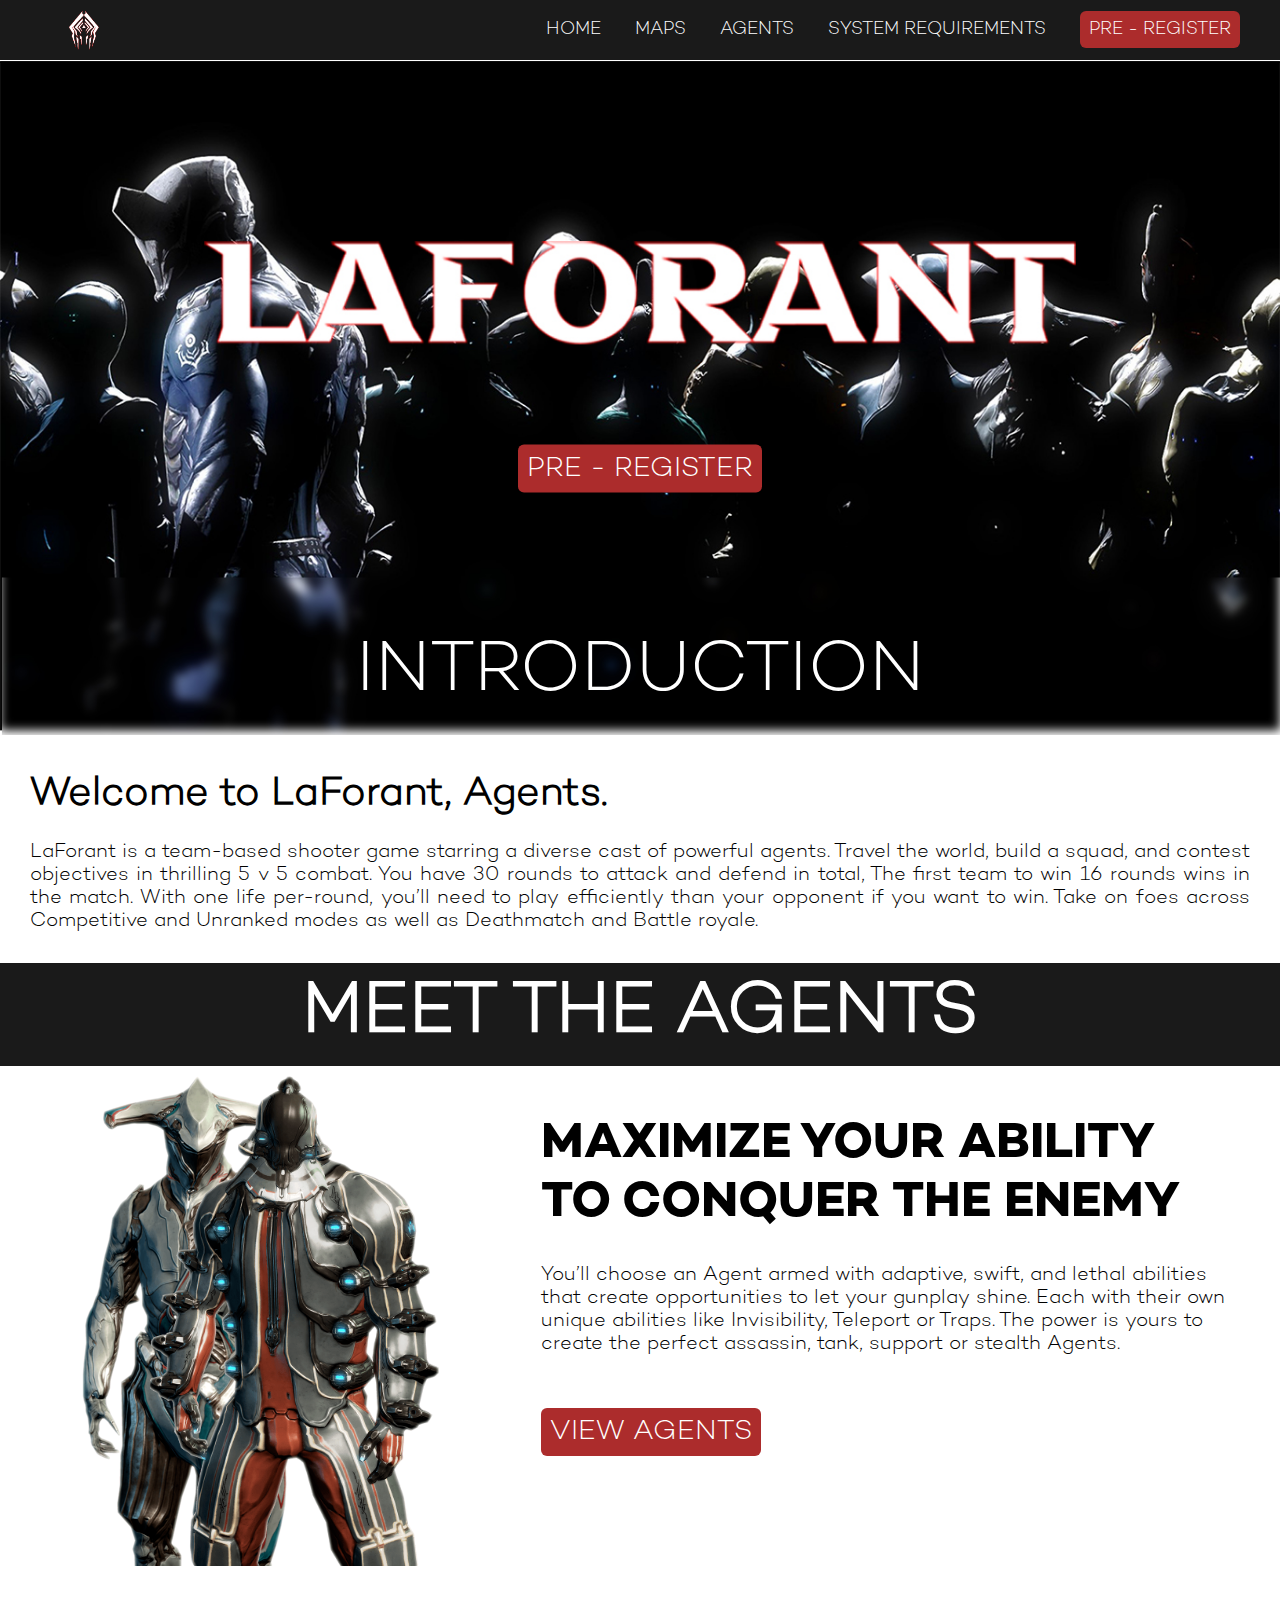
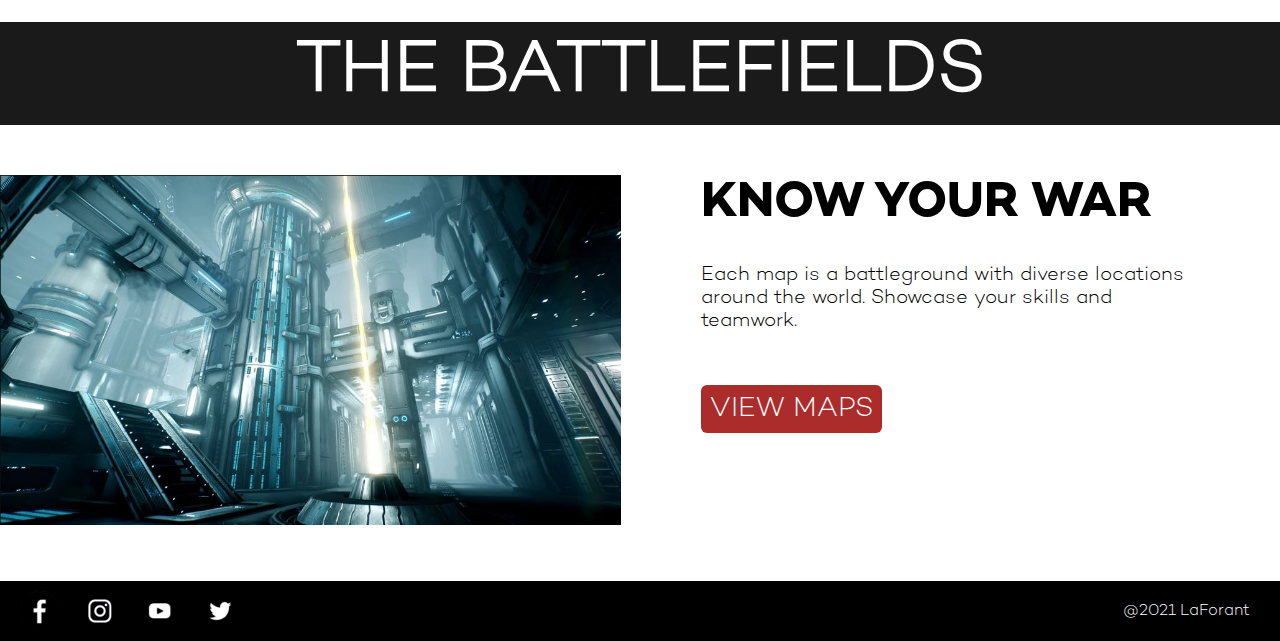
<file: La forant website/The Website/index.html>
<!DOCTYPE html>
<html lang="en">
<head>
    <meta charset="UTF-8">
    <meta http-equiv="X-UA-Compatible" content="IE=edge">
    <meta name="viewport" content="width=device-width, initial-scale=1.0">
    <title>LaForant website</title>
    <link rel="stylesheet" href="index.css"/>
</head>
<body>
    <nav>
        <input type="checkbox" id="check">
        <label for="check">
            <i id="btn">MENU</i>
            <i id="cancel">BACK</i>
        </label>
        <img src="../asset/LOGO_SMALL_NEW.jpg">
        <ul>
            <li><a class="listing" href="#">HOME</a></li>
            <li><a class="listing" href="maps.html">MAPS</a></li>
            <li><a class="listing" href="agents.html">AGENTS</a></li>
            <li><a class="listing" href="sysreq.html">SYSTEM REQUIREMENTS</a></li>
            <li><a href="preregister.html" class="prereg exception">PRE - REGISTER</a></li>
        </ul>
    </nav>

    <div class="into-img">
        <img src="../asset/main_pict_with_text.jpg" alt="Snow" style="width:100%;">
        <div class="centered"><a href="preregister.html" class="prereg prereg-size">PRE - REGISTER</a></div>
        <div class="bottom">INTRODUCTION</div>
    </div>
    <div class="desc">
        <h2>Welcome to LaForant, Agents.</h2>
        </br>
        LaForant is a team-based shooter game starring a diverse cast of powerful agents. Travel the world, build a squad, and contest objectives in thrilling 5 v 5 combat. You have 30 rounds to attack and defend in total, The first team to win 16 rounds wins in the match. With one life per-round, you’ll need to play efficiently than your opponent if you want to win. Take on foes across Competitive and Unranked modes as well as Deathmatch and Battle royale. 
    </div>

    <h1 class="text-banner">MEET THE AGENTS</h1>
    <div class="meet-the-agents">
        <div>
            <img class="char-img" src="../AGENTS/GHOST/ghost.png">
            <img class="char-img" id="vauban" src="../AGENTS/CHAOS/chaos.png">
        </div>
        <div class="text-agents">
            <h1 class="maximize">MAXIMIZE YOUR ABILITY TO CONQUER THE ENEMY</h1>
            <p class="maximize-text">You’ll choose an Agent armed with adaptive, swift, and lethal abilities that create opportunities to let your gunplay shine. Each with their own unique abilities like Invisibility, Teleport or Traps. The power is yours to create the perfect assassin, tank, support or stealth Agents.</p>
            <a href="agents.html" class="prereg prereg-size">VIEW AGENTS</a>
        </div>
    </div>

    <h1 class="text-banner">THE BATTLEFIELDS</h1>
    <div class="the-battlefields">
        <div>
            <img class="map-img" src="../MAPS/CORPUS/FIRST.JPG">
        </div>
        <div class="text-maps">
            <h1 class="know">KNOW YOUR WAR</h1>
            <p class="maximize-text">Each map is a battleground with diverse locations around the world. Showcase your skills and teamwork.</p>
            <a href="maps.html" class="prereg prereg-size">VIEW MAPS</a>
        </div>
    </div>

    <footer>
        <div class="footer">
            <img class="footer-icon" src="../SOSMED/facebook logo bw.png">
            <img class="footer-icon" src="../SOSMED/instagram logo bw.png">
            <img class="footer-icon" src="../SOSMED/youtube logo bw.png">
            <img class="footer-icon" src="../SOSMED/twitter logo bw.png">
            <span class="footer-word">@2021 LaForant</span>
        </div>
    </footer>

</body>
</html>
</file>
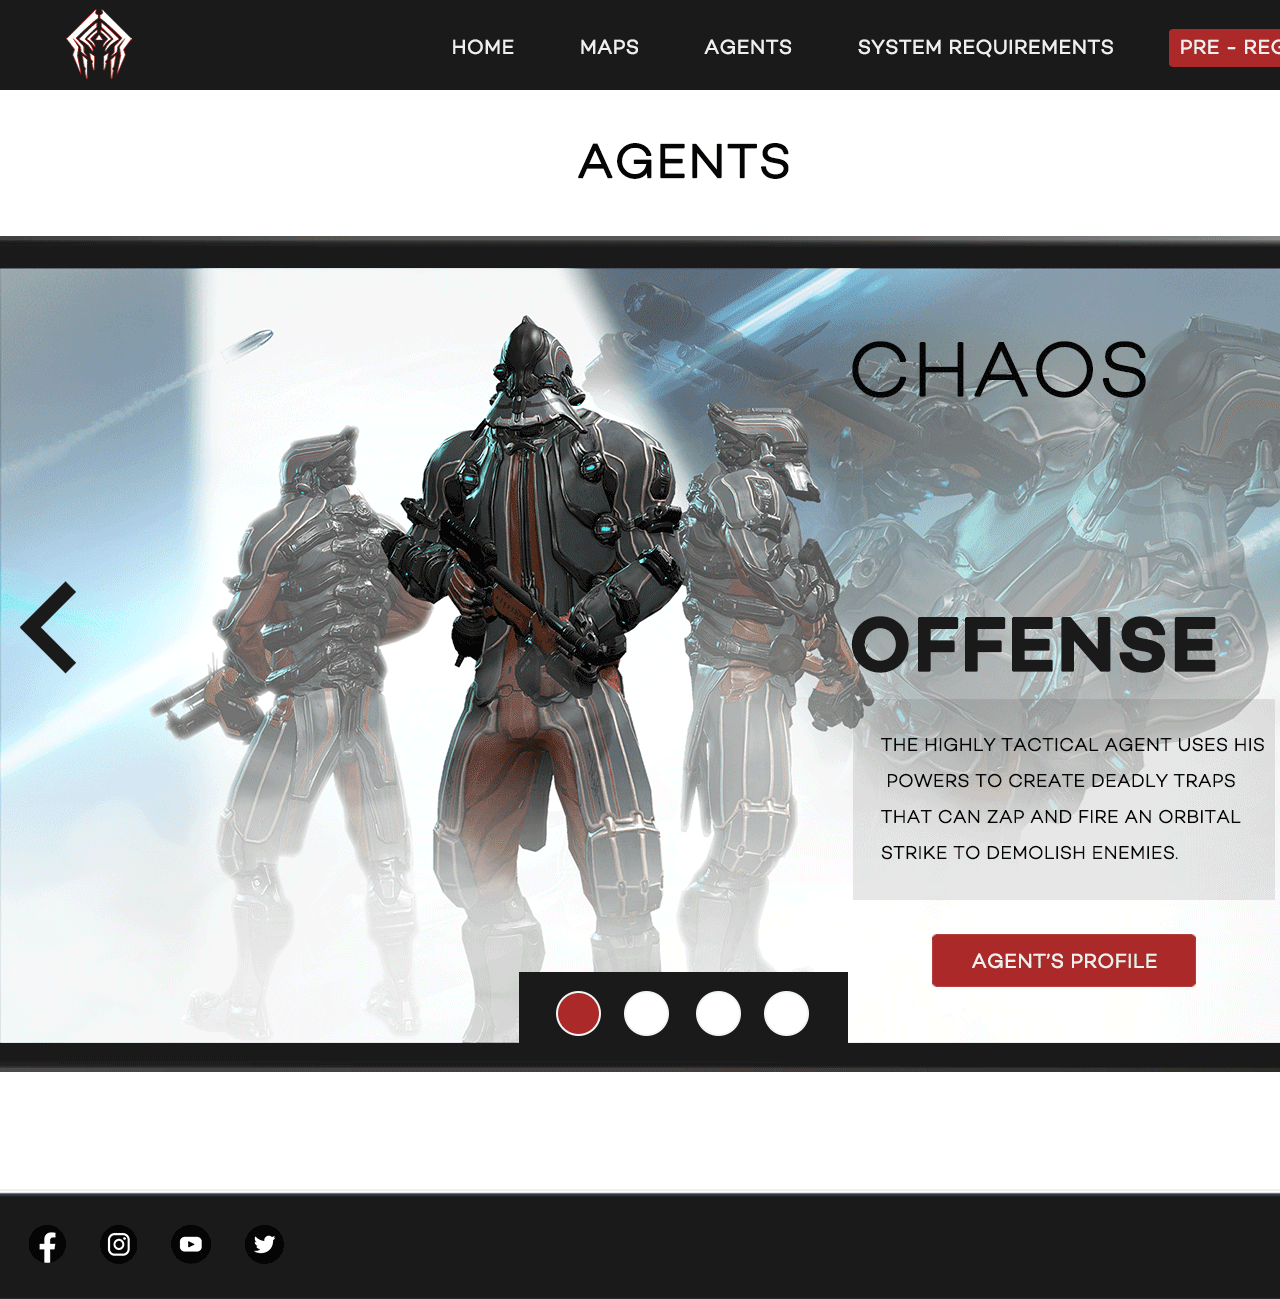
<file: La forant website/AGENTS/AGENTS.html>
<html>
<head>
<title>AGENTS</title>
<meta http-equiv="Content-Type" content="text/html; charset=utf-8">
</head>
<body bgcolor="#FFFFFF" leftmargin="0" topmargin="0" marginwidth="0" marginheight="0">
<!-- Save for Web Slices (AGENTS.psd) -->
<img src="images/AGENTS.gif" width="1366" height="1299" alt="">
<!-- End Save for Web Slices -->
</body>
</html>
</file>
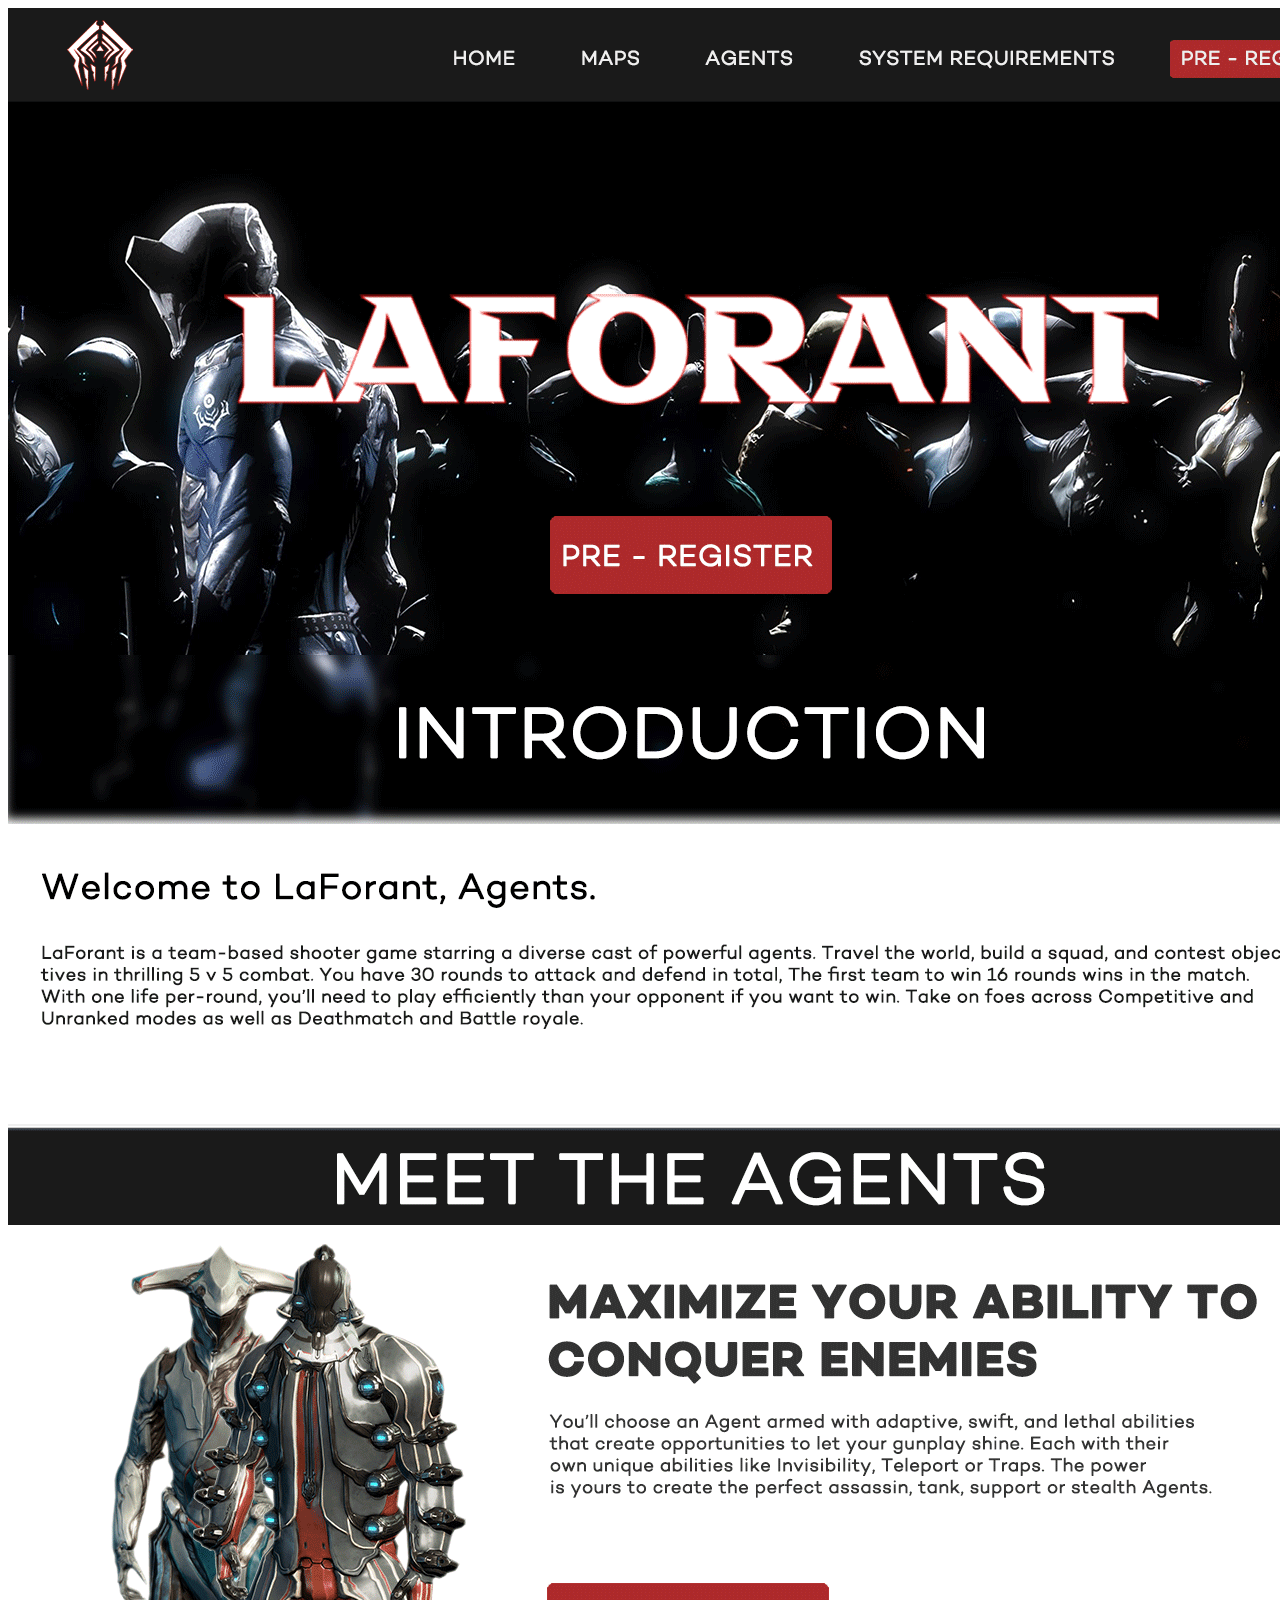
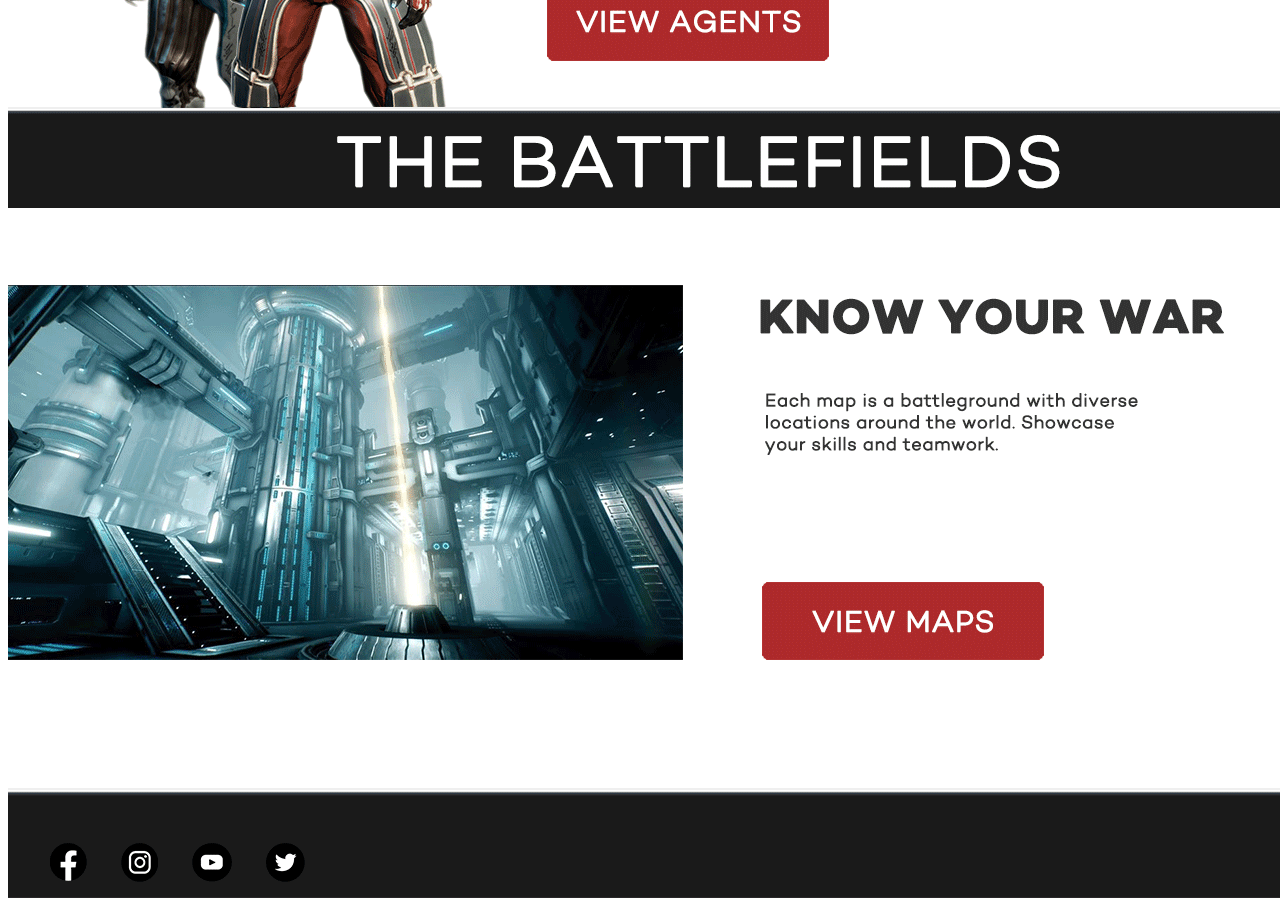
<file: La forant website/HOMEPAGE/WEB.html>
<!DOCTYPE html PUBLIC "-//W3C//DTD XHTML 1.0 Transitional//EN" "http://www.w3.org/TR/xhtml1/DTD/xhtml1-transitional.dtd">
<html xmlns="http://www.w3.org/1999/xhtml">
<head>
<title>WEB</title>
<meta http-equiv="Content-Type" content="text/html; charset=utf-8" />
</head>
<body bgcolor="#FFFFFF">
<!-- Save for Web Slices (WEB.psd) -->
<img id="WEB" src="images/WEB.gif" width="1366" height="2490" alt="" />
<!-- End Save for Web Slices -->
</body>
</html>
</file>
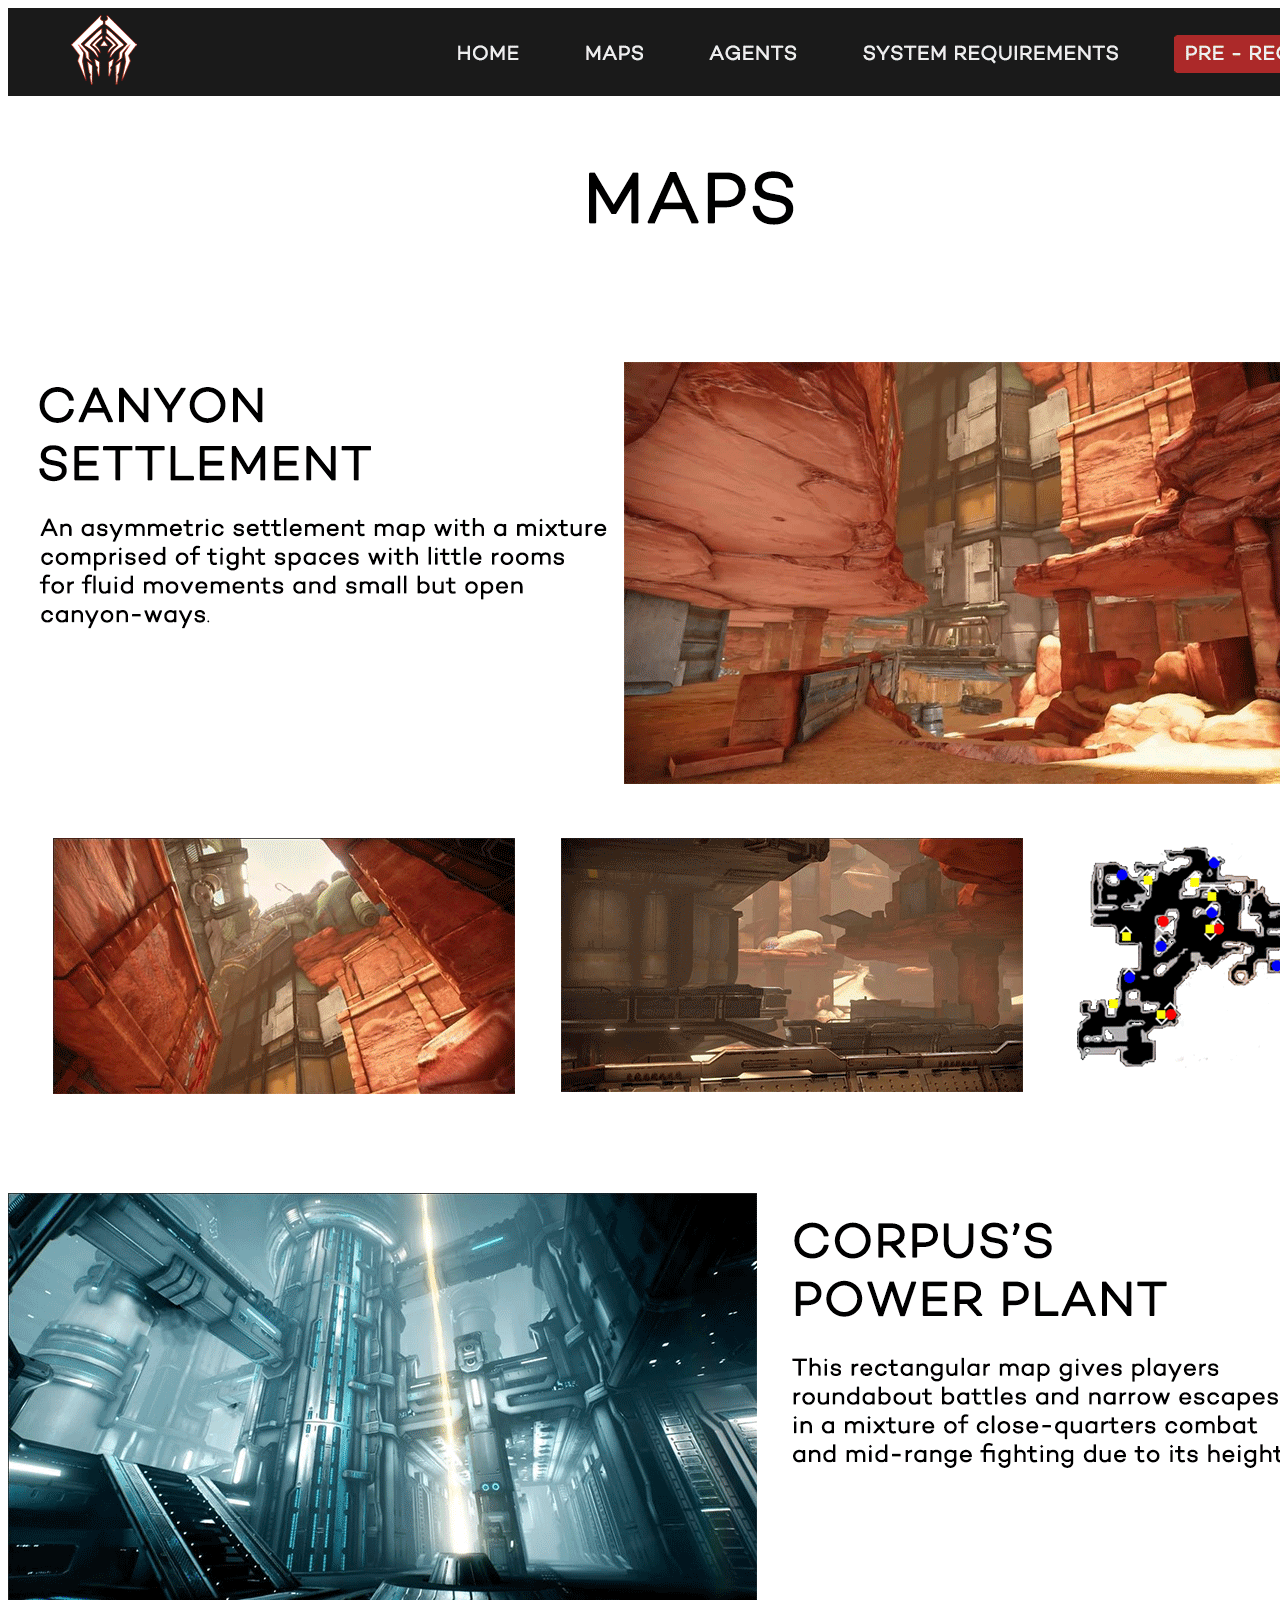
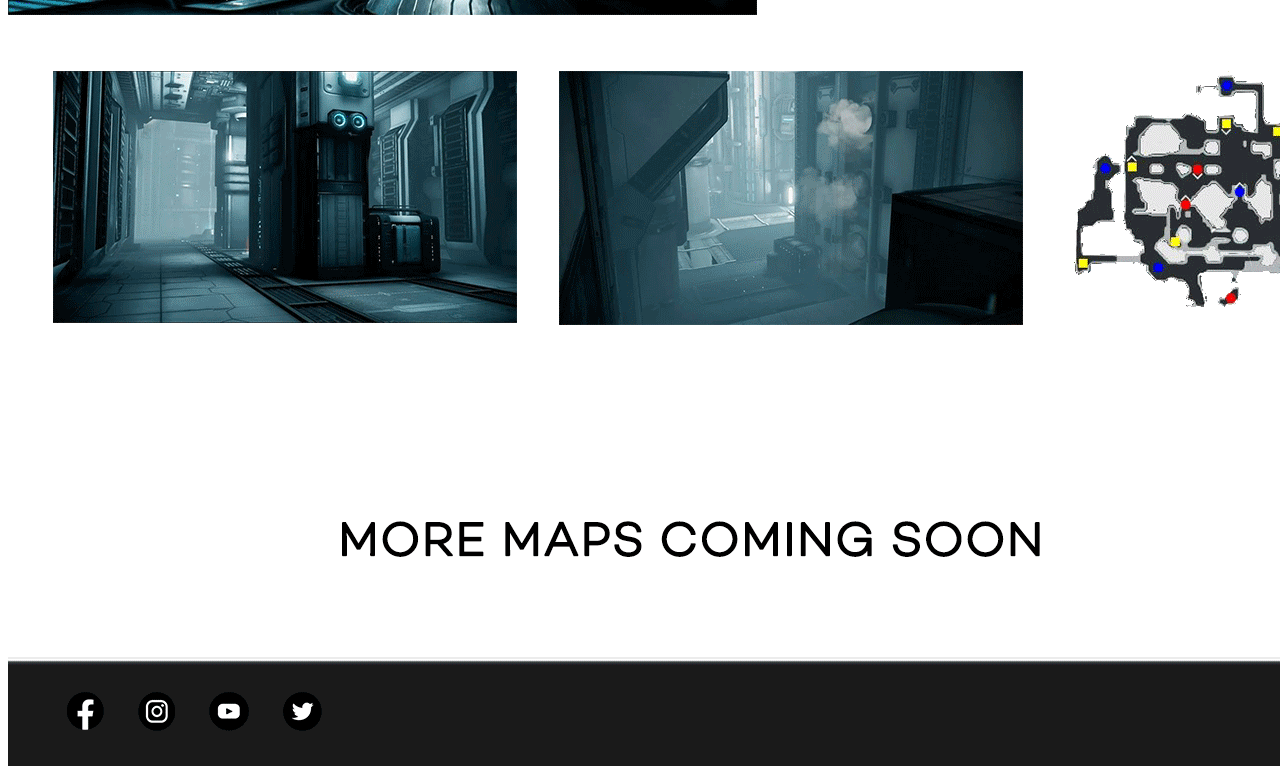
<file: La forant website/MAPS/MAPS.html>
<!DOCTYPE html PUBLIC "-//W3C//DTD XHTML 1.0 Transitional//EN" "http://www.w3.org/TR/xhtml1/DTD/xhtml1-transitional.dtd">
<html xmlns="http://www.w3.org/1999/xhtml">
<head>
<title>MAPS</title>
<meta http-equiv="Content-Type" content="text/html; charset=utf-8" />
</head>
<body bgcolor="#FFFFFF">
<!-- Save for Web Slices (MAPS.psd) -->
<img id="MAPS" src="images/MAPS.gif" width="1366" height="2358" alt="" />
<!-- End Save for Web Slices -->
</body>
</html>
</file>
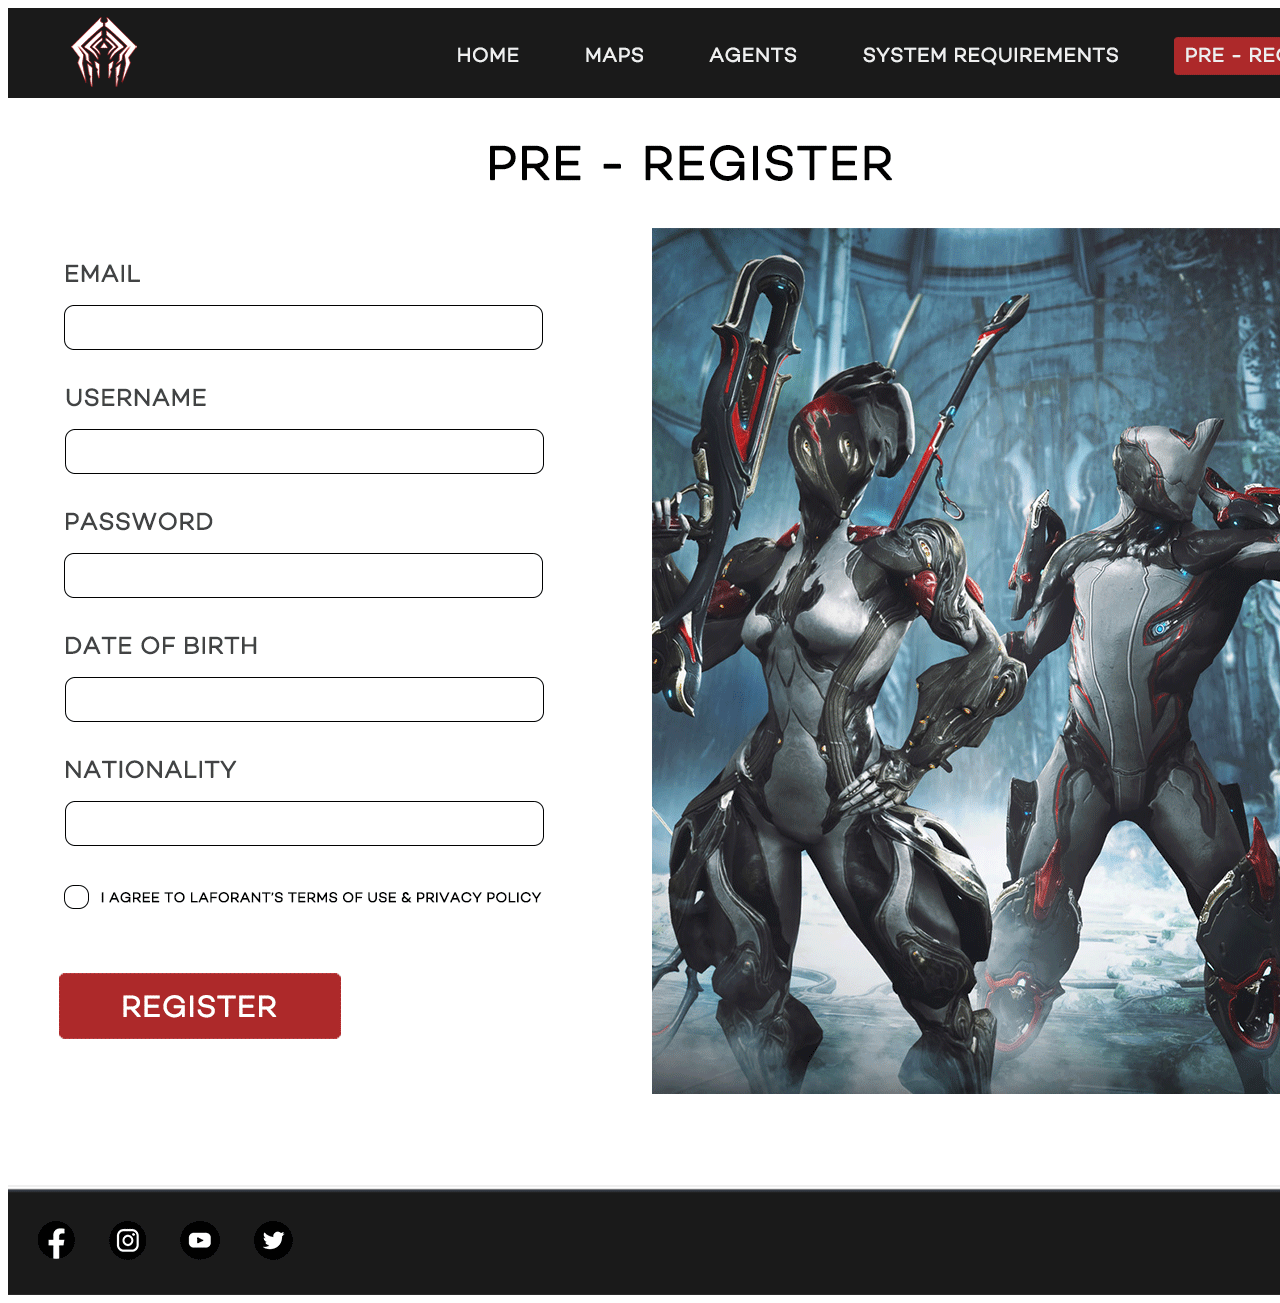
<file: La forant website/PRE - REGISTER/pre_register.html>
<!DOCTYPE html PUBLIC "-//W3C//DTD XHTML 1.0 Transitional//EN" "http://www.w3.org/TR/xhtml1/DTD/xhtml1-transitional.dtd">
<html xmlns="http://www.w3.org/1999/xhtml">
<head>
<title>pre_register</title>
<meta http-equiv="Content-Type" content="text/html; charset=utf-8" />
</head>
<body bgcolor="#FFFFFF">
<!-- Save for Web Slices (pre_register.psd) -->
<img id="pre_register" src="images/pre_register.gif" width="1366" height="1287" alt="" />
<!-- End Save for Web Slices -->
</body>
</html>
</file>
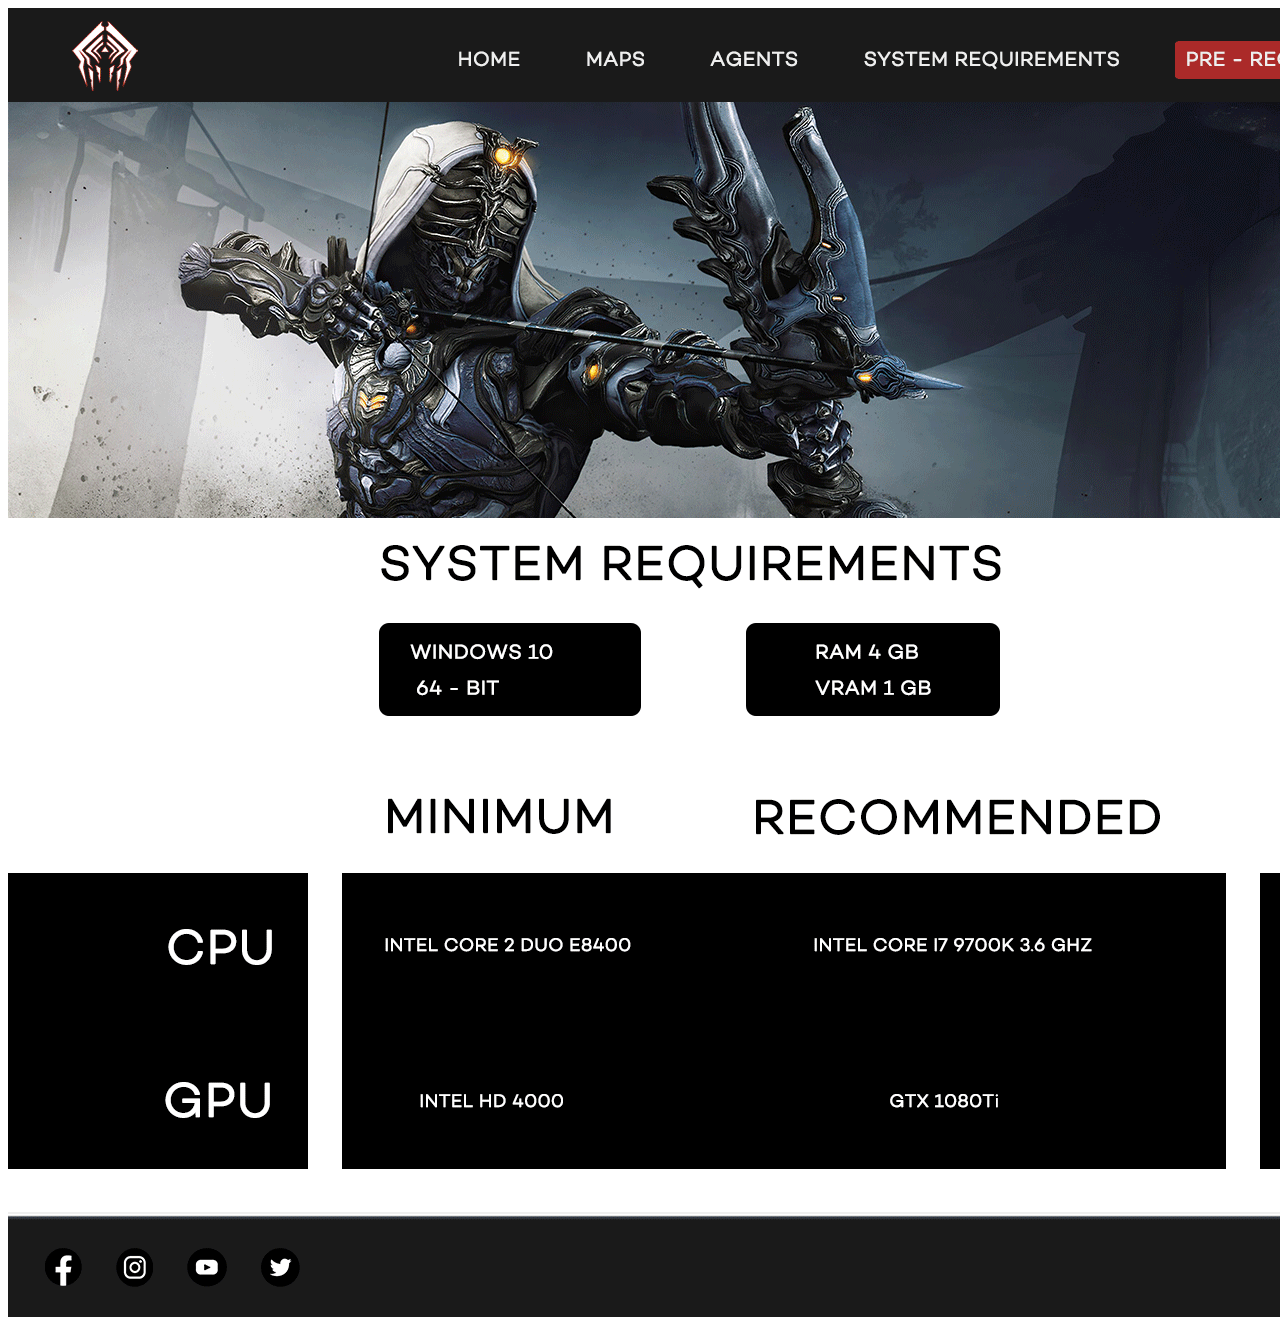
<file: La forant website/sys req/sys_req.html>
<!DOCTYPE html PUBLIC "-//W3C//DTD XHTML 1.0 Transitional//EN" "http://www.w3.org/TR/xhtml1/DTD/xhtml1-transitional.dtd">
<html xmlns="http://www.w3.org/1999/xhtml">
<head>
<title>sys_req</title>
<meta http-equiv="Content-Type" content="text/html; charset=utf-8" />
</head>
<body bgcolor="#FFFFFF">
<!-- Save for Web Slices (sys_req.psd) -->
<img id="sys_req" src="images/sys_req.gif" width="1366" height="1309" alt="" />
<!-- End Save for Web Slices -->
</body>
</html>
</file>
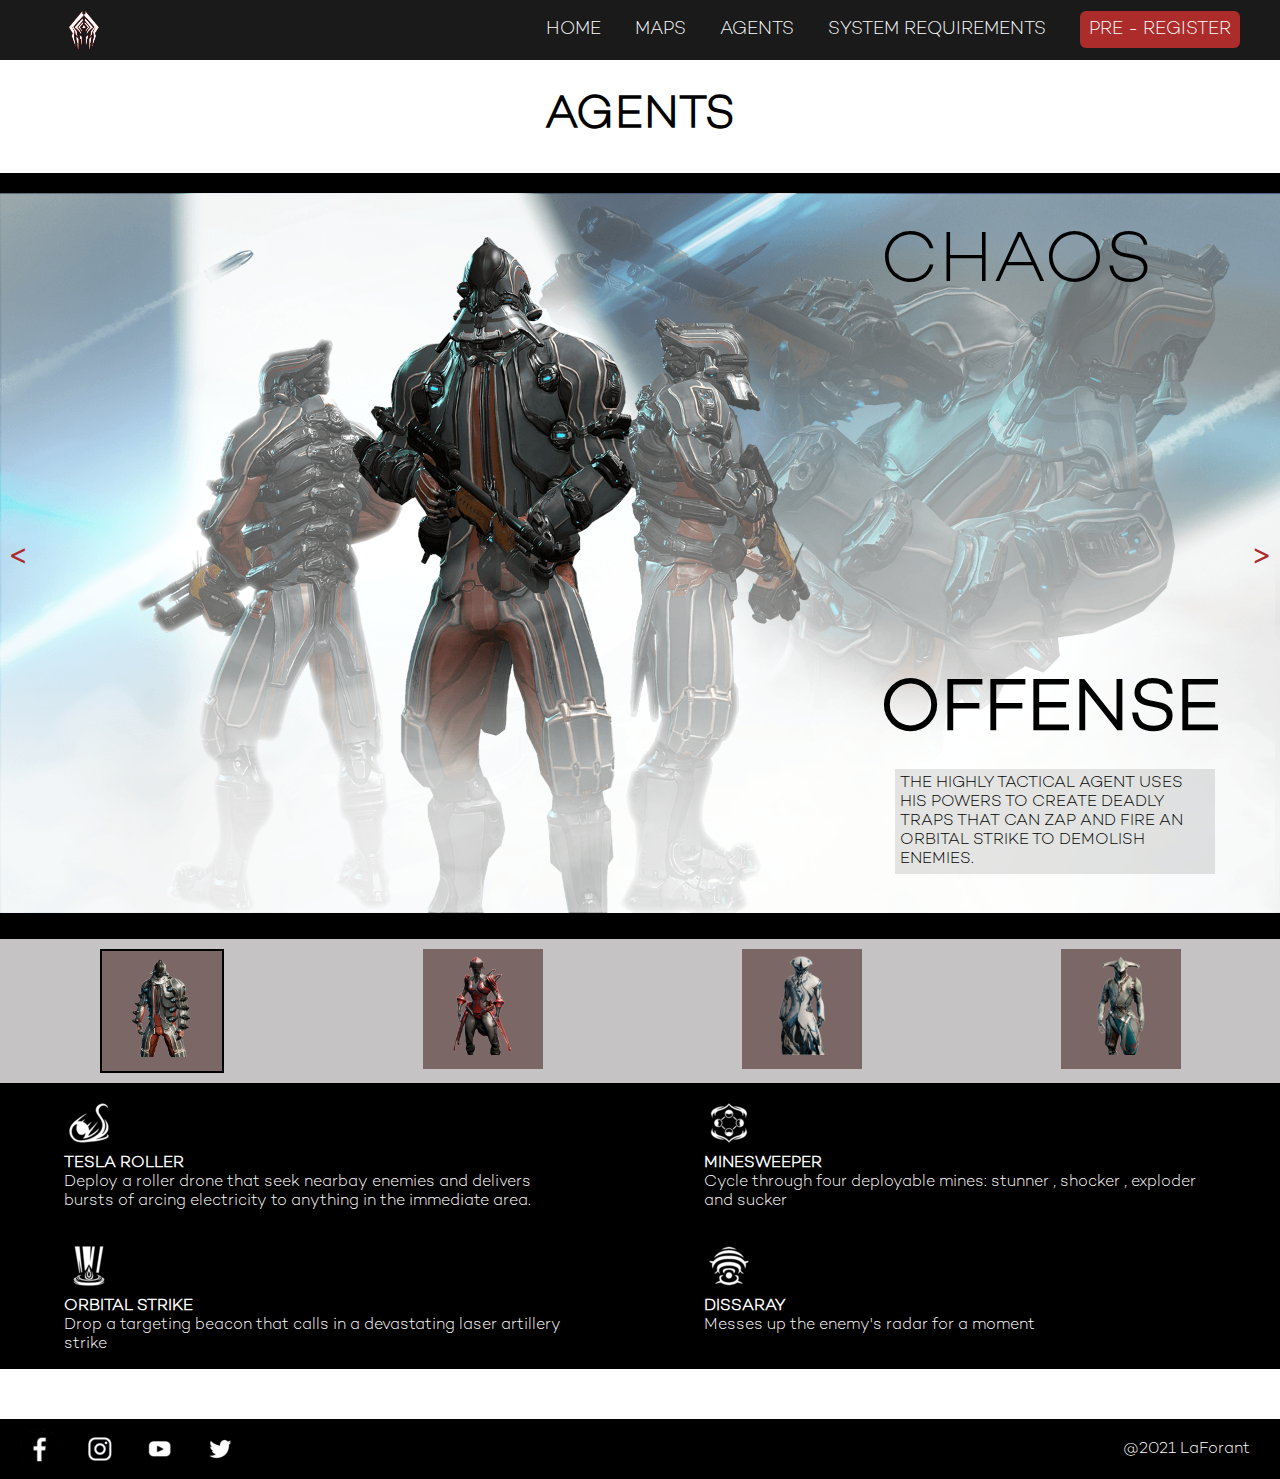
<file: La forant website/The Website/agents.html>
<!DOCTYPE html>
<html lang="en">
<head>
    <meta charset="UTF-8">
    <meta http-equiv="X-UA-Compatible" content="IE=edge">
    <meta name="viewport" content="width=device-width, initial-scale=1.0">
    <title>Document</title>
    <link rel="stylesheet" href="index.css"/>
    <link rel="stylesheet" href="agents.css"/>
</head>
<body>
    <nav>
        <input type="checkbox" id="check">
        <label for="check">
            <i id="btn">MENU</i>
            <i id="cancel">BACK</i>
        </label>
        <img src="../asset/LOGO_SMALL_NEW.jpg">
        <ul>
            <li><a class="listing" href="index.html">HOME</a></li>
            <li><a class="listing" href="maps.html">MAPS</a></li>
            <li><a class="listing" href="#">AGENTS</a></li>
            <li><a class="listing" href="sysreq.html">SYSTEM REQUIREMENTS</a></li>
            <li><a href="preregister.html" class="prereg exception">PRE - REGISTER</a></li>
        </ul>
    </nav>

    <div class="entire-header">
        <h1 class="header">AGENTS</h1>
    </div>

    <div class="image-container">
        <div class="slide">
            <img class="sld-img" src="../AGENTS/CHAOS/pic_3.png">
            <div class="text-top">
                <p class="text-title-size">CHAOS</p>
            </div>
            <div class="text-bottom">
                <b><p class="text-title-size margin">OFFENSE</p></b>
                <p class="text-box-black">THE HIGHLY TACTICAL AGENT USES HIS POWERS TO CREATE DEADLY TRAPS THAT CAN ZAP AND FIRE AN ORBITAL STRIKE TO DEMOLISH ENEMIES.</p>
            </div>
        </div>

        <div class="slide">
            <img class="sld-img" src="../AGENTS/ORPHIX/pic_1.jpg">
            <div class="text-top whitefont">
                <p class="text-title-size">ORPHIX</p>
            </div>
            <div class="text-bottom whitefont">
                <b><p class="text-title-size margin">OFFENSE</p></b>
                <p class="text-box-white">READY FOR ANY EVENTUALITY THE VERSATILE ORPHIX USES HER MANY GADGETS TO OVERCOME THE ODDS.</p>
            </div>
        </div>

        <div class="slide">
            <img class="sld-img" src="../AGENTS/COLDER/colder.jpg">
            <div class="text-top whitefont">
                <p class="text-title-size">COLDER</p>
            </div>
            <div class="text-bottom whitefont">
                <b><p class="text-title-size margin">DEFENSE</p></b>
                <p class="text-box-white">BY CHANNELING MOISTURE AND VAPOR IN THE SURROUNDING ENVIRONMENT, COLDER CREATES FORMIDABLE DEFENSES AND LETHAL ATTACKS FROM SUB ZERO CONDITIONS.</p>
            </div>
        </div>

        <div class="slide">
            <img class="sld-img" src="../AGENTS/GHOST/pic_4.jpg">
            <div class="text-top whitefont">
                <p class="text-title-size">GHOST</p>
            </div>
            <div class="text-bottom whitefont">
                <b><p class="text-title-size margin">SUPPORT</p></b>
                <p class="text-box-white">GHOST OFFERS A VARIETY OF SPECIALIZED RECONFIGURING ABILITIES. THE CREATIVITY OF GHOST'S POWERS ALLOWS PLAYERS TO MASTER THE BATTLEFIELD THROUGH MANIPULATION.</p>
            </div>
        </div>

        <a class="previous">
            <i class="arrow">&lt</i>
        </a>
        <a class="next">
            <i class="arrow">&gt</i>
        </a>
    </div>

    <div class="dot-box">
        <div class="footerdotbgr" id="btn1"><img class="footerdot" src="../AGENTS/CHAOS/chaos.png"></div>
        <div class="footerdotbgr" id="btn2"><img class="footerdot" src="../AGENTS/ORPHIX/orphix.png"></div>
        <div class="footerdotbgr" id="btn3"><img class="footerdot" src="../AGENTS/COLDER/colder.png"></div>
        <div class="footerdotbgr" id="btn4"><img class="footerdot" src="../AGENTS/GHOST/ghost.png"></div>
    </div>

    <div class="skill-box">
        <div class="skill-char">
            <div class="skill-stats">
                <img class="skill-icon" src="../AGENTS/CHAOS/1.png">
                <h4>TESLA ROLLER</h4>
                <p>Deploy a roller drone that seek nearbay enemies and delivers bursts of arcing electricity to anything in the immediate area.</p>
            </div>
            <div class="skill-stats">
                <img class="skill-icon" src="../AGENTS/CHAOS/2.png">
                <h4>MINESWEEPER</h4>
                <p>Cycle through four deployable mines: stunner , shocker , exploder and sucker</p>
            </div>
            <div class="skill-stats">
                <img class="skill-icon" src="../AGENTS/CHAOS/3.png">
                <h4>ORBITAL STRIKE</h4>
                <p>Drop a targeting beacon that calls in a devastating laser artillery strike</p>
            </div>
            <div class="skill-stats">
                <img class="skill-icon" src="../AGENTS/CHAOS/4.png">
                <h4>DISSARAY</h4>
                <p>Messes up the enemy's radar for a moment</p>
            </div>
        </div>

        <div class="skill-char">
            <div class="skill-stats">
                <img class="skill-icon" src="../AGENTS/ORPHIX/1.png">
                <h4>HEALER DRONE</h4>
                <p>Summon a drone to charge her shield and protecting her. if her shields are full, the drones will restore her health instead</p>
            </div>
            <div class="skill-stats">
                <img class="skill-icon" src="../AGENTS/ORPHIX/2.png">
                <h4>GRENADE FAN</h4>
                <p>Throw a grenade that slashes area overtime</p>
            </div>
            <div class="skill-stats">
                <img class="skill-icon" src="../AGENTS/ORPHIX/3.png">
                <h4>BACKUP ARTILERRY</h4>
                <p>Deploy a flying turret to blast laser at enemies for short period of time</p>
            </div>
            <div class="skill-stats">
                <img class="skill-icon" src="../AGENTS/ORPHIX/4.png">
                <h4>CTRL + Z</h4>
                <p>Orphix deploy a temporal beacon at her location, dying or triggering the ability again will bring her back to her beacon</p>
            </div>
        </div>

        <div class="skill-char">
            <div class="skill-stats">
                <img class="skill-icon" src="../AGENTS/COLDER/1.png">
                <h4>COLD BLAST</h4>
                <p>Colder blast an energy blast that will slow enemy</p>
            </div>
            <div class="skill-stats">
                <img class="skill-icon" src="../AGENTS/COLDER/2.png">
                <h4>ICE WALL</h4>
                <p>Send a wave of walls to block enemy's path</p>
            </div>
            <div class="skill-stats">
                <img class="skill-icon" src="../AGENTS/COLDER/3.png">
                <h4>SNOW DOME</h4>
                <p>Create a protective ice sphere to protect his allies</p>
            </div>
            <div class="skill-stats">
                <img class="skill-icon" src="../AGENTS/COLDER/4.png">
                <h4>BLIZZARD</h4>
                <p>Colder turned the air into a blizzard that will disturbed enemy vision</p>
            </div>
        </div>

        <div class="skill-char">
            <div class="skill-stats">
                <img class="skill-icon" src="../AGENTS/GHOST/1.png">
                <h4>GHOSTING</h4>
                <p>Deploys a holographic copy of himself.</p>
            </div>
            <div class="skill-stats">
                <img class="skill-icon" src="../AGENTS/GHOST/2.png">
                <h4>BLIND</h4>
                <p>Ghost camouflages himself, becoming invisible to enemies</p>
            </div>
            <div class="skill-stats">
                <img class="skill-icon" src="../AGENTS/GHOST/3.png">
                <h4>TELEPORT</h4>
                <p>Instantaneously blink to desire positions</p>
            </div>
            <div class="skill-stats">
                <img class="skill-icon" src="../AGENTS/GHOST/4.png">
                <h4>DEAD RINGER</h4>
                <p>While this ability is active, dying will make ghost fake his death and leave a fake corpse. temporarily gain invisibility and speed afterward</p>
            </div>
        </div>

    </div>

    <footer>
        <div class="footer">
            <img class="footer-icon" src="../SOSMED/facebook logo bw.png">
            <img class="footer-icon" src="../SOSMED/instagram logo bw.png">
            <img class="footer-icon" src="../SOSMED/youtube logo bw.png">
            <img class="footer-icon" src="../SOSMED/twitter logo bw.png">
            <span class="footer-word">@2021 LaForant</span>
        </div>
    </footer>
    <script src="https://ajax.googleapis.com/ajax/libs/jquery/3.5.1/jquery.min.js"></script>
    <script src="agents.js"></script>
</body>
</html>
</file>
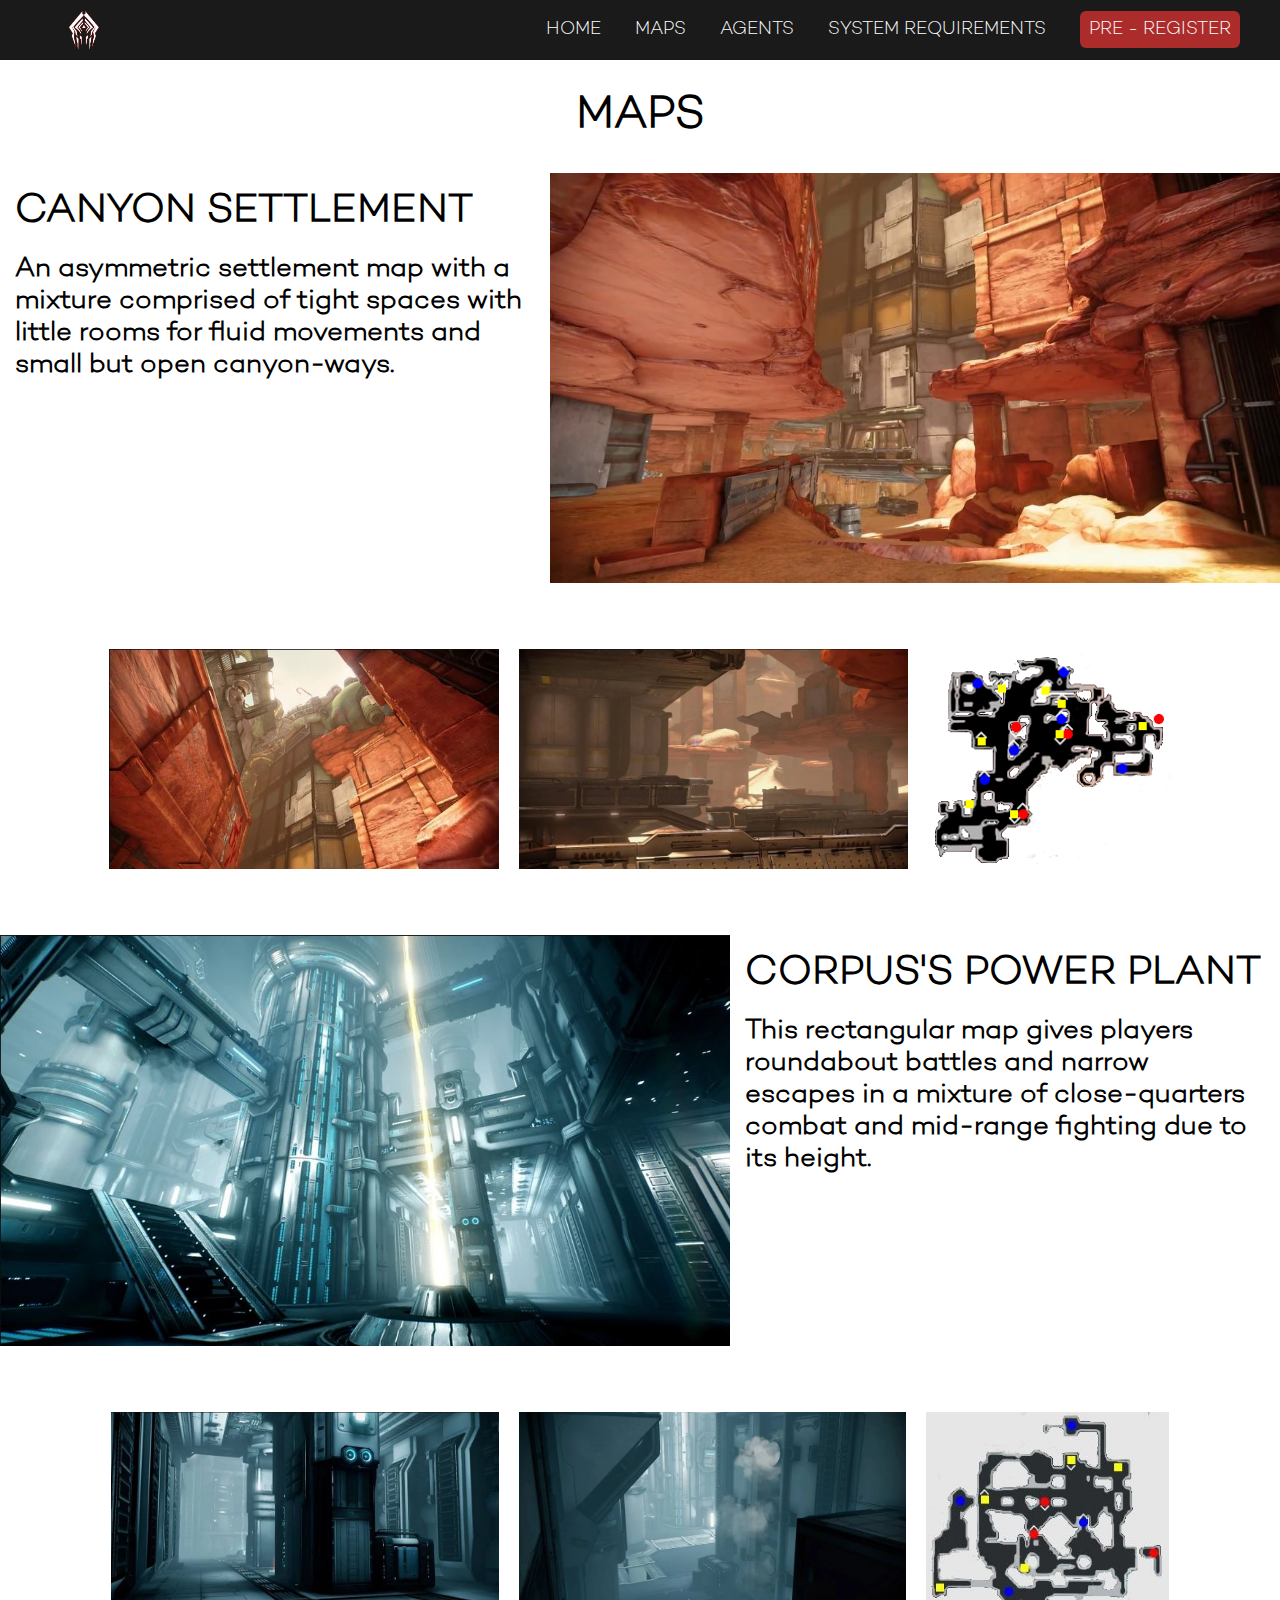
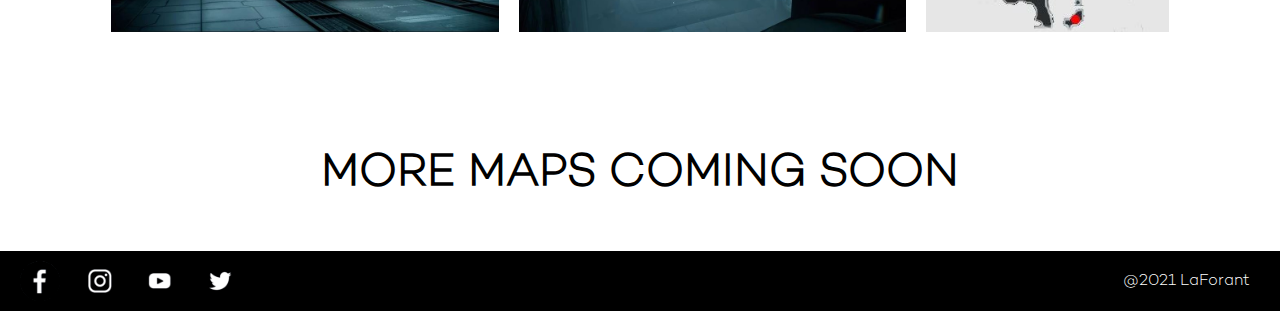
<file: La forant website/The Website/maps.html>
<!DOCTYPE html>
<html lang="en">
<head>
    <meta charset="UTF-8">
    <meta http-equiv="X-UA-Compatible" content="IE=edge">
    <meta name="viewport" content="width=device-width, initial-scale=1.0">
    <title>LaForant website</title>
    <link rel="stylesheet" href="index.css"/>
    <link rel="stylesheet" href="maps.css"/>
</head>
<body>
    <nav>
        <input type="checkbox" id="check">
        <label for="check">
            <i id="btn">MENU</i>
            <i id="cancel">BACK</i>
        </label>
        <img src="../asset/LOGO_SMALL_NEW.jpg">
        <ul>
            <li><a class="listing" href="index.html">HOME</a></li>
            <li><a class="listing" href="#">MAPS</a></li>
            <li><a class="listing" href="agents.html">AGENTS</a></li>
            <li><a class="listing" href="sysreq.html">SYSTEM REQUIREMENTS</a></li>
            <li><a href="preregister.html" class="prereg exception">PRE - REGISTER</a></li>
        </ul>
    </nav>

    <div class="entire-header">
        <h1 class="header">MAPS</h1>
    </div>

    <main>
        <article>
            <section>
                <div class="canyonpreview">
                    <div class="canyontext">
                        <h2>CANYON SETTLEMENT</h2>
                        </br>
                        <h3>
                            An asymmetric settlement map with a mixture 
                            comprised of tight spaces with little rooms 
                            for fluid movements and small but open 
                            canyon-ways.
                        </h3>
                    </div>
                    <div class="canyon_">
                        <img class="canyon" src="../MAPS/CANYON/second.JPG">
                    </div>
                </div>
                <div class="canyonpics">
                    <div><img class="canyondetails" src="../MAPS/CANYON/first.JPG"></div>
                    <div><img class="canyondetails" src="../MAPS/CANYON/third.JPG"></div>
                    <div><img class="canyondetails" src="../MAPS/CANYON/Canyon_Detailed.png"></div>
                </div>
            </section>
            
            <section>
                <div class="corpuspreview">
                    <div>
                        <img class="canyon" src="../MAPS/CORPUS/FIRST.JPG">
                    </div>
                    <div class="canyontext">
                        <h2>CORPUS'S POWER PLANT</h2>
                        </br>
                        <h3>
                            This rectangular map gives players 
                            roundabout battles and narrow escapes 
                            in a mixture of close-quarters combat 
                            and mid-range fighting due to its height.

                        </h3>
                    </div>
                </div>
                <div class="canyonpics">
                    <div><img class="canyondetails" src="../MAPS/CORPUS/SECOND.JPG"></div>
                    <div><img class="canyondetails" src="../MAPS/CORPUS/third.JPG"></div>
                    <div><img class="canyondetails" src="../MAPS/CORPUS/MAPS.JPG"></div>
                </div>
            </section>
            <section>
                <h1 class="moremaps">MORE MAPS COMING SOON</h1>
            </section>
        </article>
    </main>
    <footer>
        <div class="footer">
            <img class="footer-icon" src="../SOSMED/facebook logo bw.png">
            <img class="footer-icon" src="../SOSMED/instagram logo bw.png">
            <img class="footer-icon" src="../SOSMED/youtube logo bw.png">
            <img class="footer-icon" src="../SOSMED/twitter logo bw.png">
            <span class="footer-word">@2021 LaForant</span>
        </div>
    </footer>
</body>
</html>
</file>
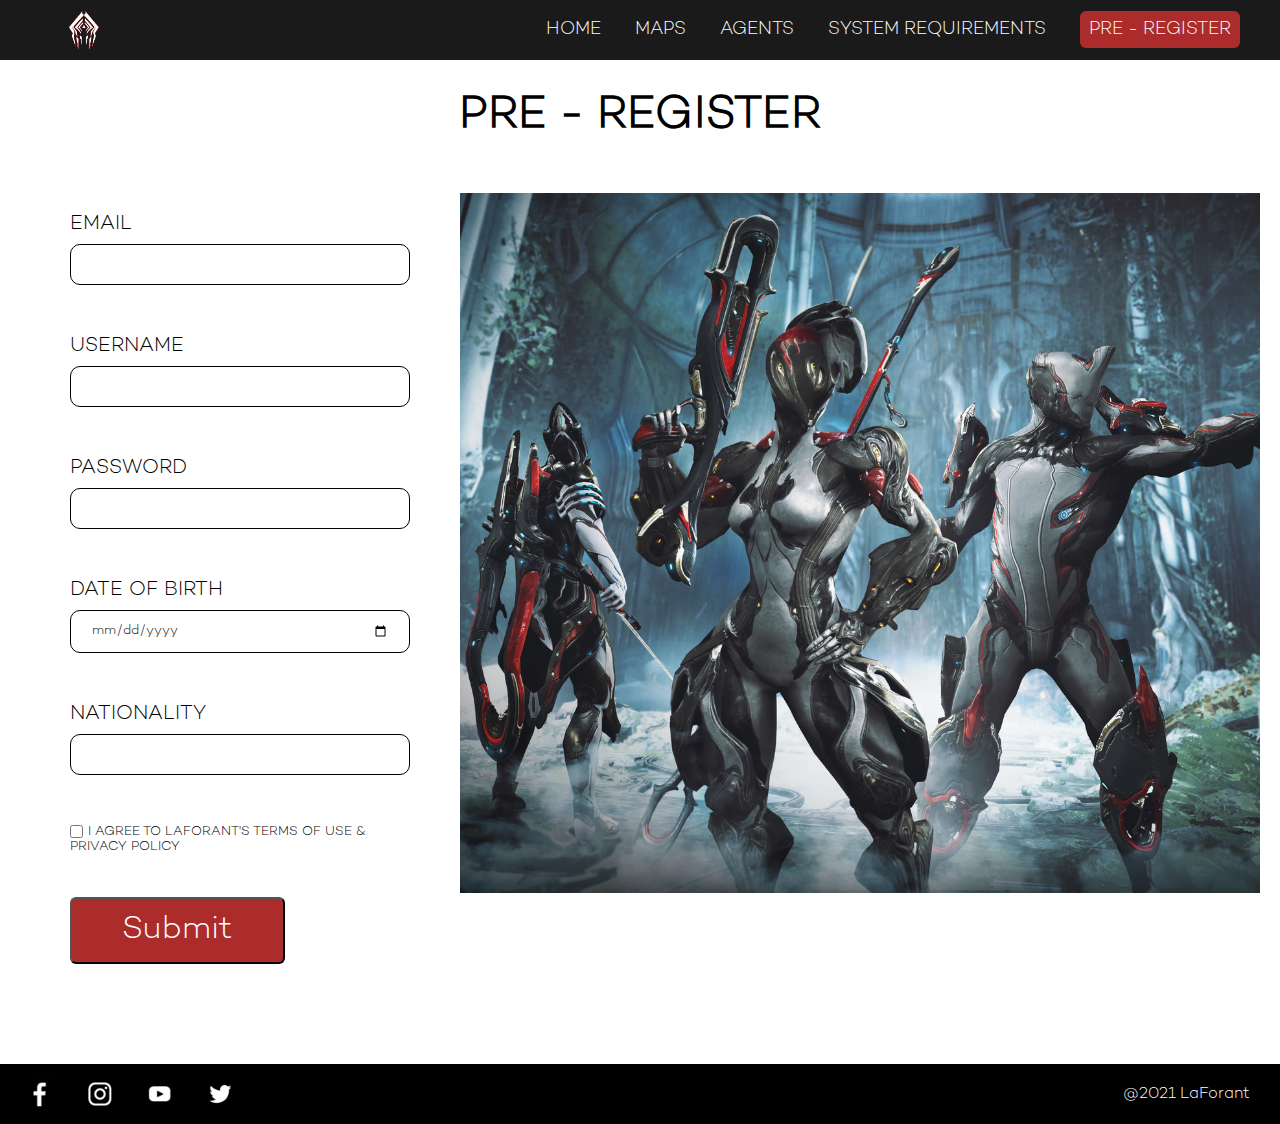
<file: La forant website/The Website/preregister.html>
<!DOCTYPE html>
<html lang="en">
<head>
    <meta charset="UTF-8">
    <meta http-equiv="X-UA-Compatible" content="IE=edge">
    <meta name="viewport" content="width=device-width, initial-scale=1.0">
    <title>Document</title>
    <link rel="stylesheet" href="preregister.css"/>
    <link rel="stylesheet" href="index.css"/>
</head>
<body>
    <nav>
        <input type="checkbox" id="check">
        <label for="check">
            <i id="btn">MENU</i>
            <i id="cancel">BACK</i>
        </label>
        <img src="../asset/LOGO_SMALL_NEW.jpg">
        <ul>
            <li><a href="index.html">HOME</a></li>
            <li><a href="maps.html">MAPS</a></li>
            <li><a href="agents.html">AGENTS</a></li>
            <li><a class="listing" href="sysreq.html">SYSTEM REQUIREMENTS</a></li>
            <li><a href="#" class="prereg exception">PRE - REGISTER</a></li>
        </ul>
    </nav>

    <div class="entire-header">
        <h1 class="header">PRE - REGISTER</h1>
    </div>

    <form id="form-register">
        <div class="content">
            <div class="content-text">
                <p>EMAIL</p>
                <input type="text" id="email">
                <p class="error" id="error-email"></p>
            </br>
            </br>
                <p>USERNAME</p>
                <input type="text" id="username">
                <p class="error" id="error-username"></p>
            </br>
            </br>
                <p>PASSWORD</p>
                <input type="password" id="password">
                <p class="error" id="error-password"></p>
            </br>
            </br>
                <p>DATE OF BIRTH</p>
                <input type="date" id="birthday">
                <p class="error" id="error-birthday"></p>
            </br>
            </br>
                <p>NATIONALITY</p>
                <input type="text" id="nationality">
                <p class="error" id="error-nationality"></p>
            </br>
            </br>
                <input class="larger" type="checkbox" id="checkbox">
                <div class="agree-text">I AGREE TO LAFORANT'S TERMS OF USE & PRIVACY POLICY</div>
                <p class="error" id="error-checkbox"></p>
            </br>
            </br>
            <input class="register" type="submit">
            <!-- <a href="#" class="register">REGISTER</a> -->
            </div>
    
        <div>
            <div class="side-Img"></div>
        </div>
        </div>
    </form>

    <footer>
        <div class="footer">
            <img class="footer-icon" src="../SOSMED/facebook logo bw.png">
            <img class="footer-icon" src="../SOSMED/instagram logo bw.png">
            <img class="footer-icon" src="../SOSMED/youtube logo bw.png">
            <img class="footer-icon" src="../SOSMED/twitter logo bw.png">
            <span class="footer-word">@2021 LaForant</span>
        </div>
    </footer>
</body>
<script src="preregister.js"></script>
</html>
</file>
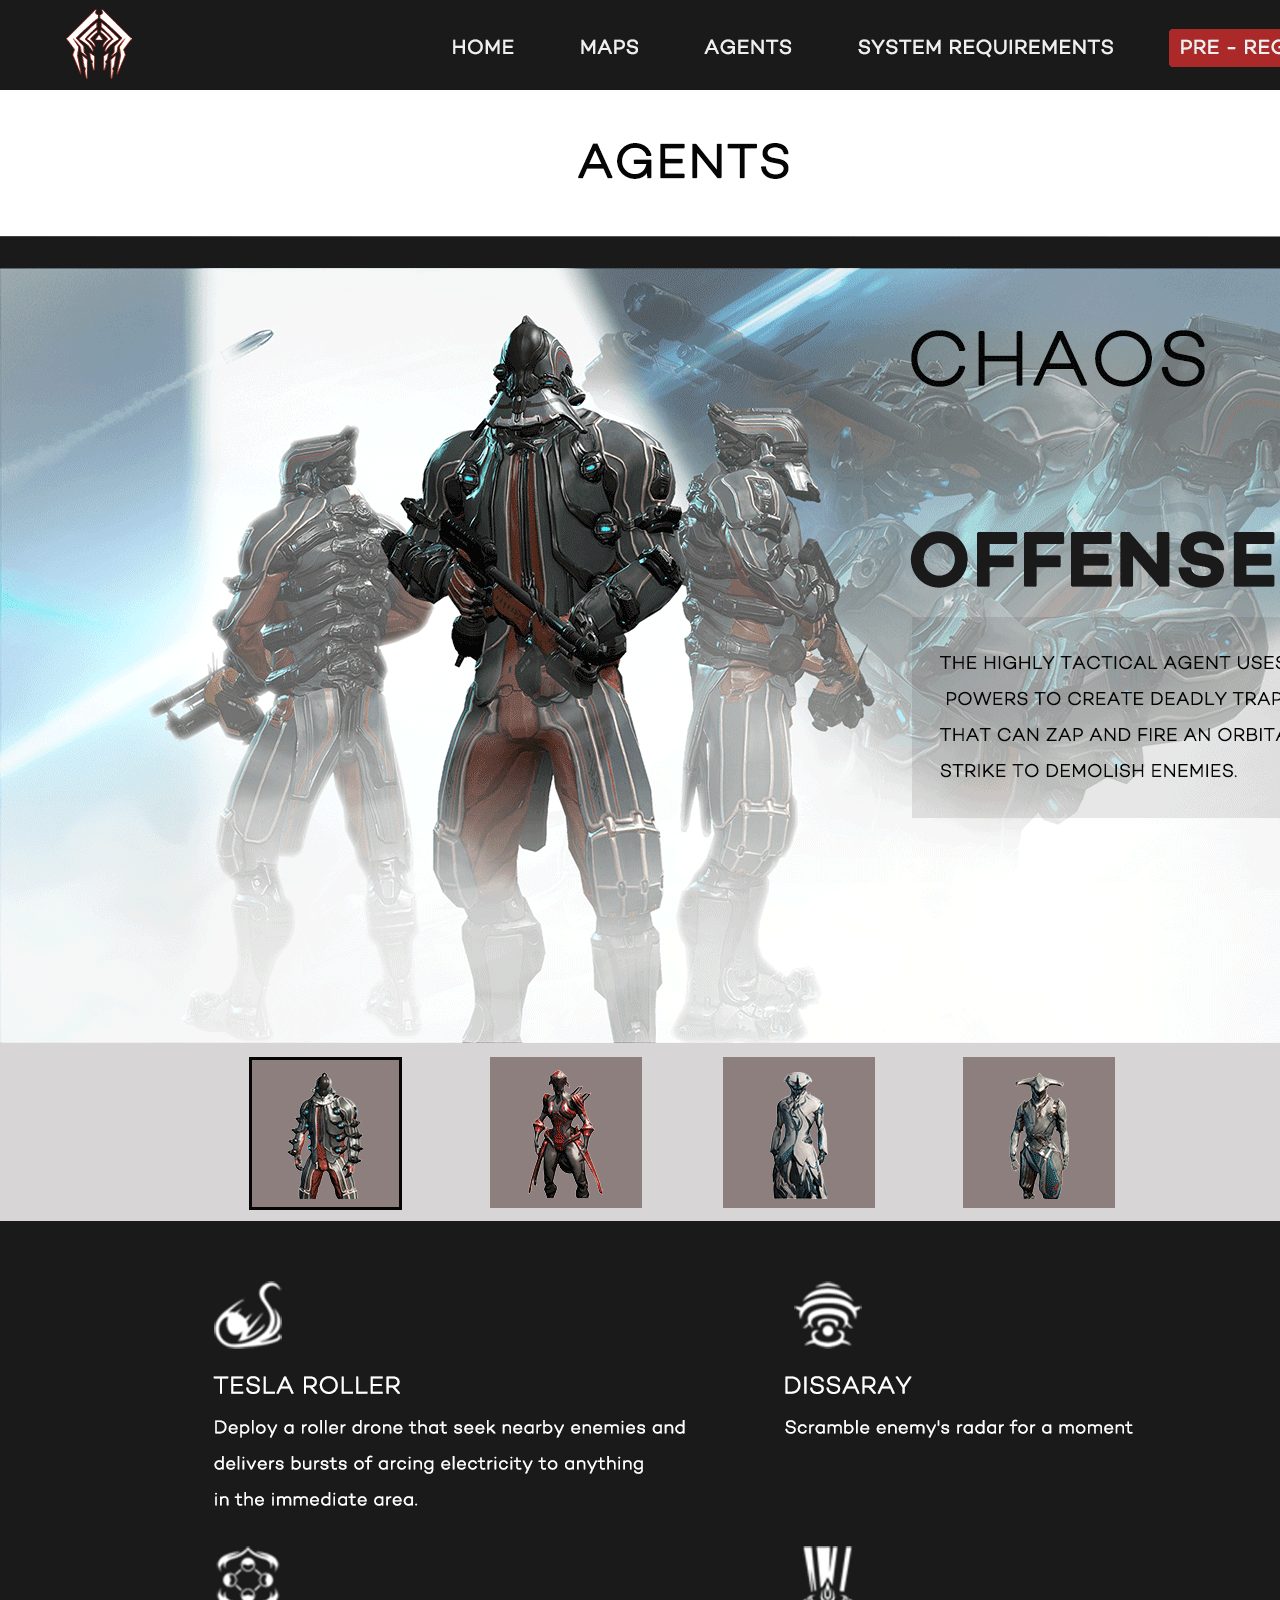
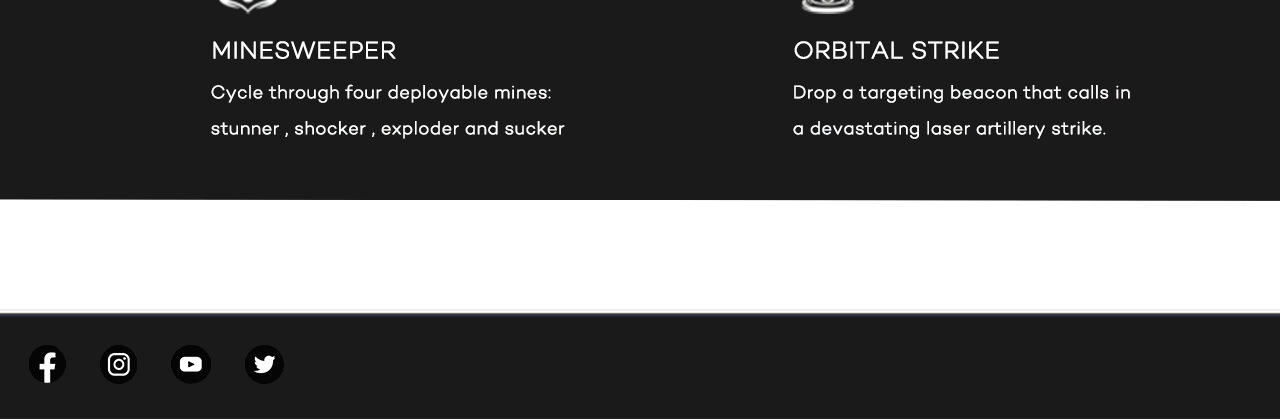
<file: La forant website/AGENTS/CHAOS/chaos.html>
<html>
<head>
<title>CHAOS</title>
<meta http-equiv="Content-Type" content="text/html; charset=utf-8">
</head>
<body bgcolor="#FFFFFF" leftmargin="0" topmargin="0" marginwidth="0" marginheight="0">
<!-- Save for Web Slices (CHAOS.psd) -->
<img src="images/chaos.gif" width="1366" height="2019" alt="">
<!-- End Save for Web Slices -->
</body>
</html>
</file>
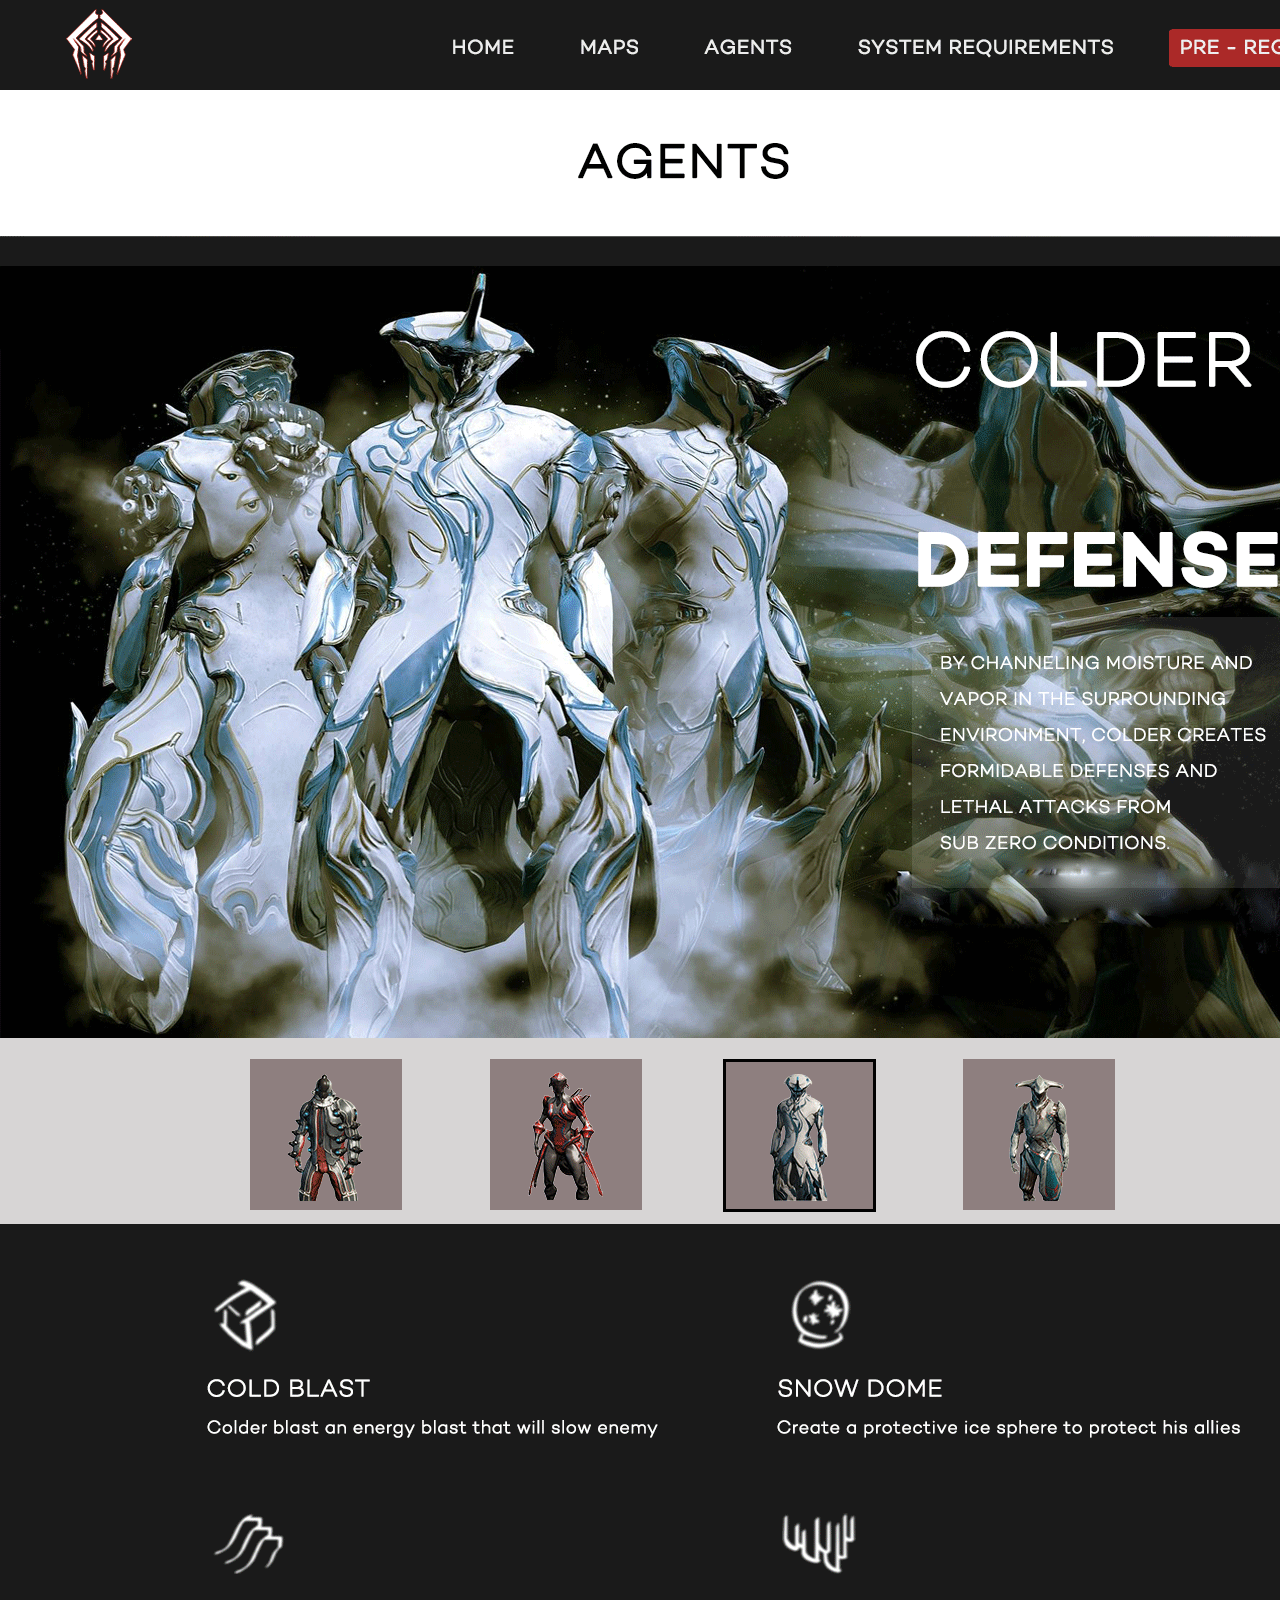
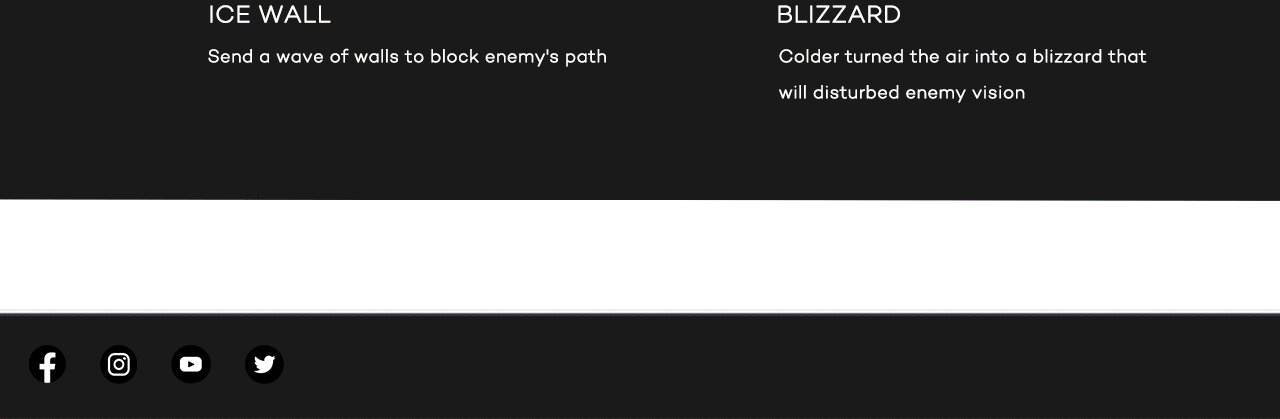
<file: La forant website/AGENTS/COLDER/colder.html>
<html>
<head>
<title>colder</title>
<meta http-equiv="Content-Type" content="text/html; charset=utf-8">
</head>
<body bgcolor="#FFFFFF" leftmargin="0" topmargin="0" marginwidth="0" marginheight="0">
<!-- Save for Web Slices (colder.psd) -->
<img src="images/colder.gif" width="1366" height="2019" alt="">
<!-- End Save for Web Slices -->
</body>
</html>
</file>
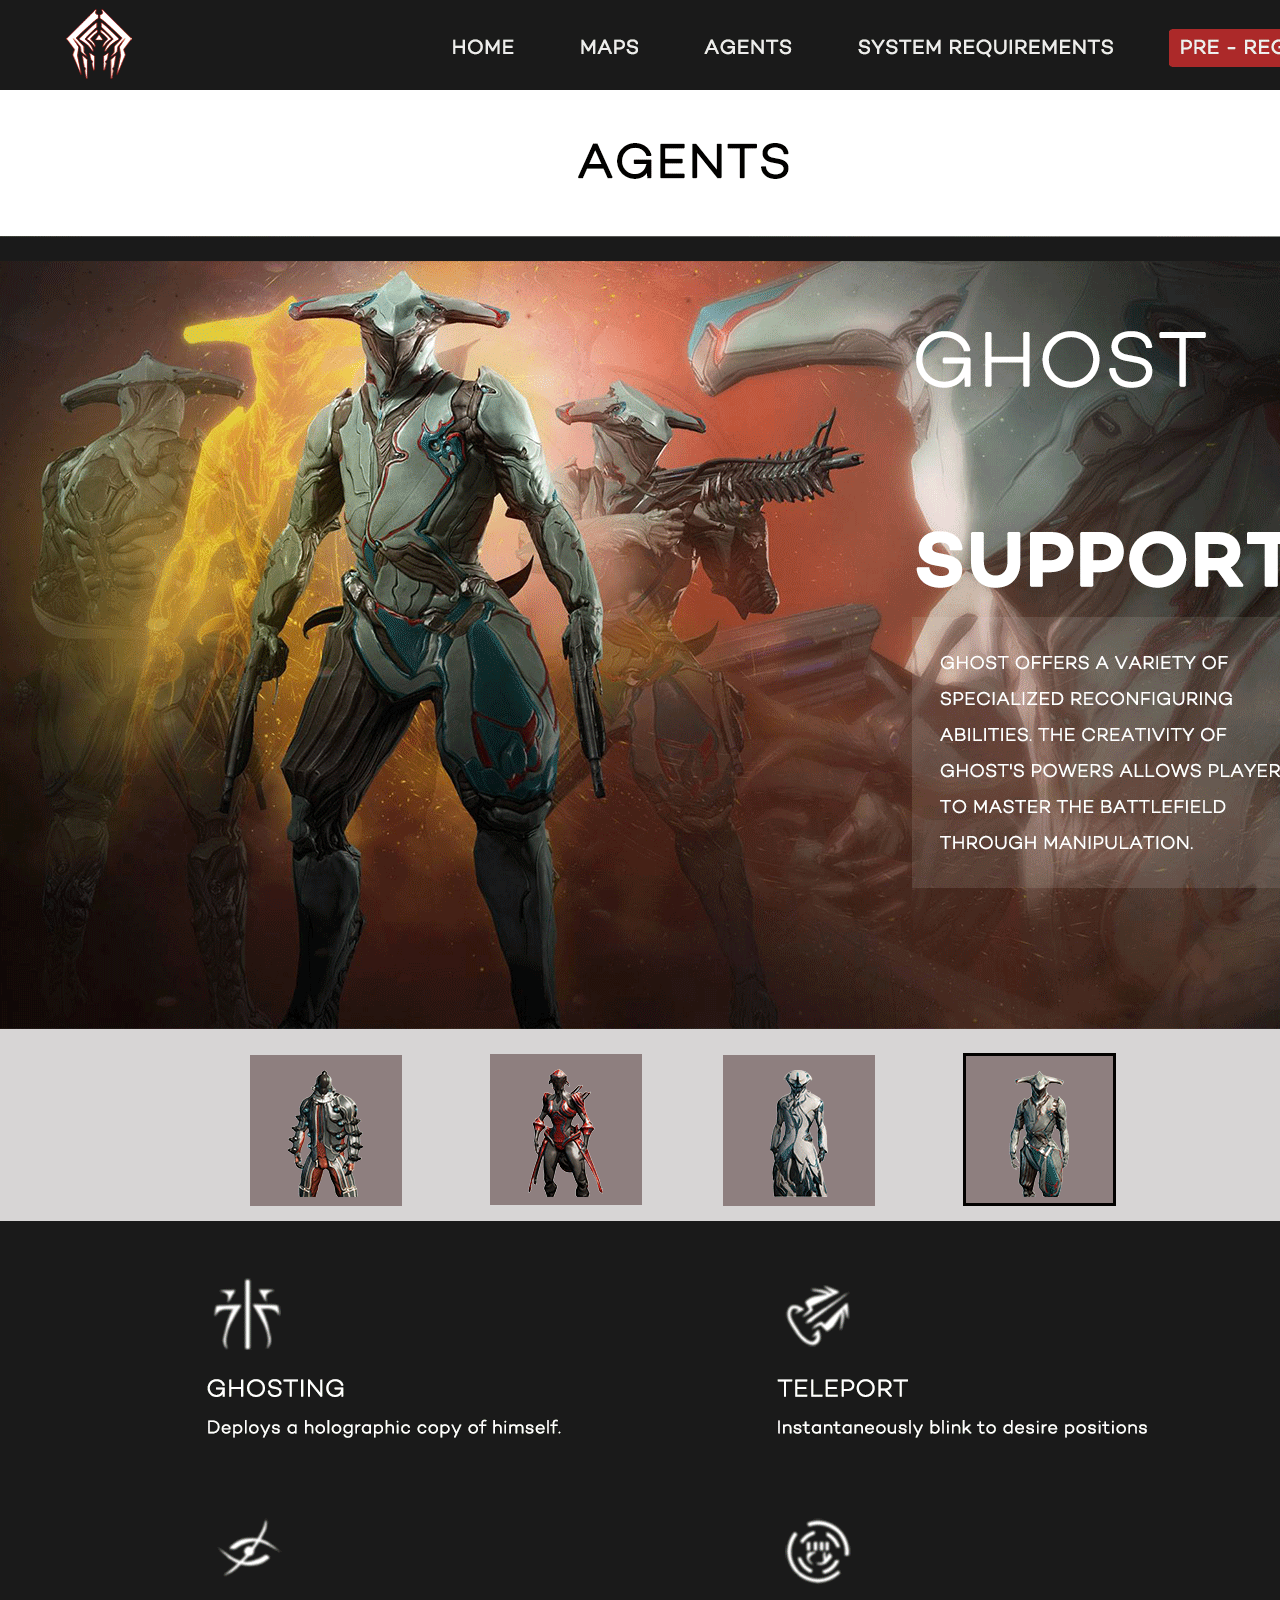
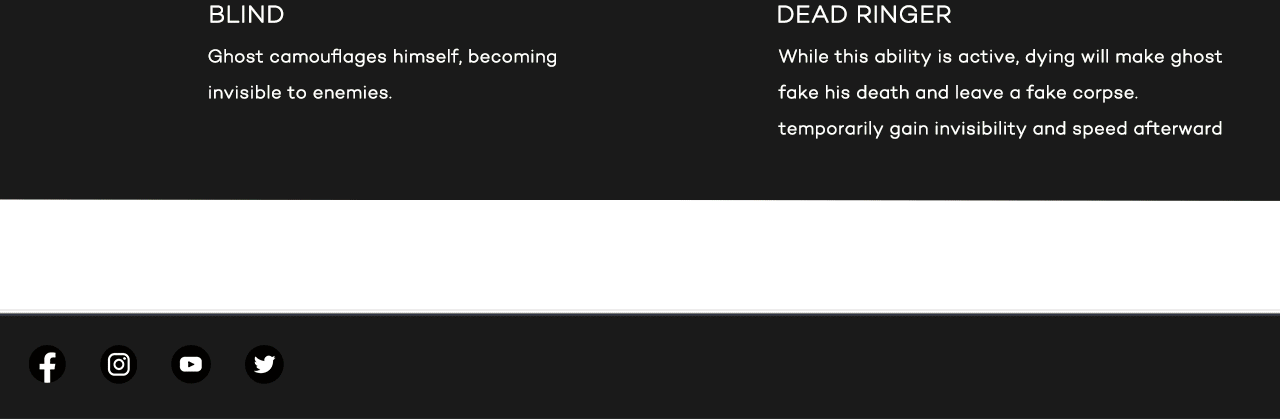
<file: La forant website/AGENTS/GHOST/ghost.html>
<html>
<head>
<title>ghost</title>
<meta http-equiv="Content-Type" content="text/html; charset=utf-8">
</head>
<body bgcolor="#FFFFFF" leftmargin="0" topmargin="0" marginwidth="0" marginheight="0">
<!-- Save for Web Slices (ghost.psd) -->
<img src="images/ghost.gif" width="1366" height="2019" alt="">
<!-- End Save for Web Slices -->
</body>
</html>
</file>
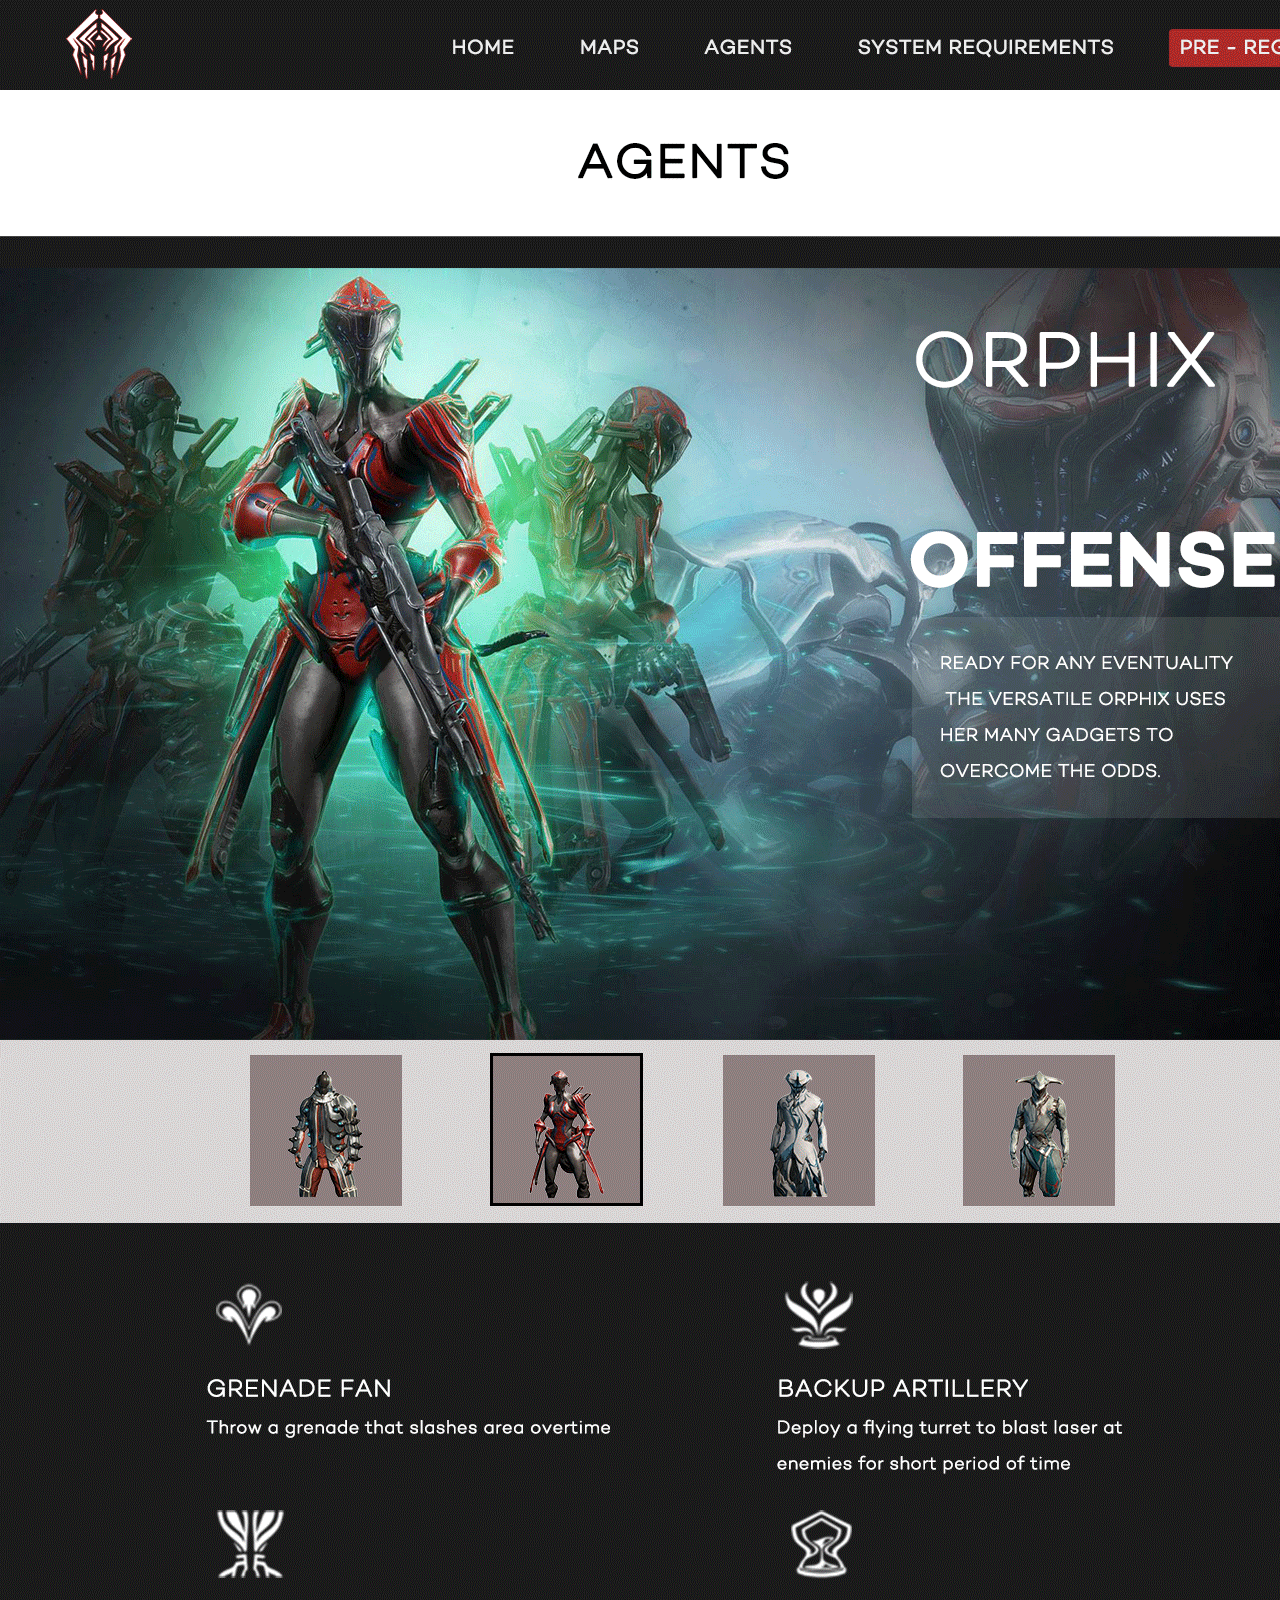
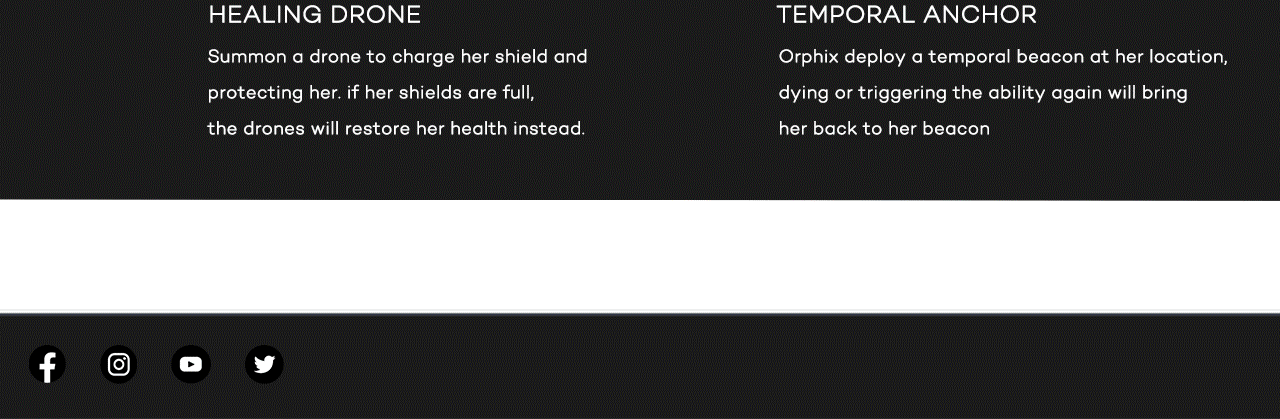
<file: La forant website/AGENTS/ORPHIX/ORPHIX.html>
<html>
<head>
<title>ORPHIX</title>
<meta http-equiv="Content-Type" content="text/html; charset=utf-8">
</head>
<body bgcolor="#FFFFFF" leftmargin="0" topmargin="0" marginwidth="0" marginheight="0">
<!-- Save for Web Slices (ORPHIX.psd) -->
<img src="images/ORPHIX.gif" width="1366" height="2019" alt="">
<!-- End Save for Web Slices -->
</body>
</html>
</file>
<file: La forant website/The Website/index.css>
@font-face { font-family: Camptonb; src: url('Campton-BoldDEMO.otf'); } 
@font-face { font-family: Camptonl; src: url('Campton-LightDEMO.otf'); } 

*
{
    padding: 0;
    margin: 0;
    text-decoration: none;
    list-style: none;
}

body
{
    font-family: 'Camptonl';
}

h1
{
    font-size: 45px;
}

h2
{
    font-size: 40px;
}

h3
{
    font-size: 27px;
}


/* beginning of nav bar */

nav
{
    background:rgb(26, 26, 26);
    height: 60px;
}

nav img
{
    width: 40px;
    position: absolute;
    top: 10px;
    left: 5%;
}

nav ul
{
    float: right;
    margin-right: 25px;
}

nav ul li
{
    display: inline-block;
    line-height: 60px;
    margin: 0 15px;
}

nav ul li a
{
    position: relative;
    color: white;
    font-size: 18px;
    padding: 5px 0;
    text-transform: uppercase;
}

nav ul li a:before
{
    position: absolute;
    content: '';
    left: 0;
    bottom: 0;
    height: 3px;
    width: 100%;
    background: white;
    transform: scaleX(0);
    transform-origin: right;
    transition: transform .4s linear;
}

nav ul li a:hover:before
{
    transform: scaleX(1);
    transform-origin: left;
}

.exception:hover:before
{
    transform: scaleX(0);
}

label #btn, label #cancel
{
    color: rgba(255, 255, 255, 1);
    font-size: 30px;
    float: right;
    line-height: 60px;
    margin-right: 40px;
    cursor: pointer;
    display: none;
}

label #btn:hover, label #cancel:hover
{
    color: rgba(255, 255, 255, 0.7);
}

#check
{
    display: none;
}

@media(max-width: 1000px)
{
    h1
    {
        font-size: 40px;
    }

    h2
    {
        font-size: 35px;
    }

    h3
    {
        font-size: 22px;
    }

    nav img 
    {
        left: 8%;
    }
}

@media(max-width: 900px)
{
    h1
    {
        font-size: 30px;
    }

    h2
    {
        font-size: 25px;
    }

    h3
    {
        font-size: 17px;
    }

    nav img 
    {
        left: 6%;
    }
    nav ul li a 
    {
        font-size: 15px;
    }
}

@media(max-width: 800px)
{
    h1
    {
        font-size: 25px;
    }

    h2
    {
        font-size: 20px;
    }

    h3
    {
        font-size: 12px;
    }

    /* for navbar */
    label #btn
    {
        display: block;
        top: 60px;
        z-index: 9;
    }
    ul 
    {
        position: fixed;
        width: 100%;
        /* height: 100vh; */
        /* height: 100%; */
        background: rgb(30, 30, 30);
        top: 60px;
        left: -100%;
        text-align: center;
        transition: all .5s;
    }
    nav ul li 
    {
        display: block;
        margin: 50px 0;
        line-height: 30px;
    }
    nav ul li a 
    {
        font-size: 12px;
    }
    #check:checked ~ ul 
    {
        left: 0px;
        z-index: 10;
    }
    #check:checked ~ label #btn
    {
        display: none;
    }
    #check:checked ~ label #cancel
    {
        display: block;
        z-index: 9;
    }
}

/* end of navbar */

.entire-header
{
    padding-top: 30px;
    padding-bottom: 30px;
    
    font-size: xx-large;
    flex-wrap: wrap;
}

.header
{
    text-align: center;
}

.into-img 
{
    padding: 0;
    position: relative;
    text-align: center;
    color: white;

    /* background-color: black; */
    /* display: none; */
}

.centered 
{
    position: absolute;
    top: 60%;
    left: 50%;
    transform: translate(-50%, -50%);
}

.prereg-size
{
    font-size: 28px;
}

.prereg
{
    color: white;
    background-color: rgba(172, 44, 44, 1);
    padding: 9px;
    border-radius: 6px;
}

.prereg:hover
{
    background-color: rgba(172, 44, 44, 0.8);
    transition: none;
    cursor: pointer;
}

.bottom
{
    position: absolute;
    top: 90%;
    left: 50%;
    transform: translate(-50%, -50%);

    font-size: 72px;
}

.introduction
{
    color: white;
}

@media(max-width: 800px)
{
    .centered
    {
        font-size: 12px;
    }
    .prereg
    {
        padding: 9px;
        font-size: 16px;
    }
    .bottom
    {
        top: 85%;
        font-size: 21px;
    }
}

.desc
{
    margin: 30px;
    text-align: justify;
    max-width: 100%;
    z-index: 2;

    font-size: 20px;
}

/* meet the agents */

.text-banner
{
    /* font-family: "Camptonb"; */
    text-align: center;
    color: white;
    background-color: rgb(26, 26, 26);
    padding: 10px;
    font-size: 72px;
}

.meet-the-agents
{
    display: flex;
    margin-left: 50px;
    margin-right: 50px;
    margin-bottom: 50px;
}

.char-img
{
    position: relative;
    height: 500px;
}

#vauban
{
    position: absolute;
    left: 150px;
}

.text-agents
{
    margin-left: 200px;
}

.maximize
{
    margin-top: 50px;
    font-family: Camptonb;
    font-size: 50px;
}

.maximize-text
{
    margin-top: 30px;
    margin-bottom: 60px;

    font-size: 20px;
}
@media(max-width: 1000px)
{
    .char-img
    {
        height: 450px;
    }
}
@media(max-width: 900px)
{
    .text-banner
    {
        font-size: 44px;
    }
    .char-img
    {
        height: 400px;
    }
    .text-agents
    {
        margin-top: 50px;
        margin-bottom: 50px;
    }
    .maximize
    {
        margin-top: 0px;
        font-size: 30px;
    }
}

@media(max-width: 800px)
{
    .text-banner
    {
        font-size: 30px;
    }
    .char-img
    {
        display: none;
    }
    .text-agents
    {
        margin: 50px 0px 50px 0px;
    }
    .maximize
    {
        margin-top: 0px;
        font-size: 30px;
    }
    .maximize-text
    {
        margin-bottom: 30px;
        text-align: justify;
    }
}

/* teh battlefields */
.the-battlefields
{
    display: flex;
    margin-left: 0px;
    margin-right: 0px;
}

.map-img
{
    position: relative;
    height: 350px;
    margin-top: 50px;
}

.know
{
    margin-top: 50px;
    font-family: Camptonb;
    font-size: 50px;
}

.text-maps
{
    margin-left: 80px;
    margin-right: 80px;
}

@media(max-width: 1000px)
{
    .map-img
    {
        height: 250px;
    }
}
@media(max-width: 900px)
{
    .text-banner
    {
        font-size: 44px;
    }
    .map-img
    {
        height: 200px;
    }
    .text-maps
    {
        margin-top: 50px;
        margin-bottom: 50px;
    }
    .know
    {
        margin-top: 0px;
        font-size: 30px;
    }
}
@media(max-width: 800px)
{
    .the-battlefields
    {
        margin-left: 50px;
        margin-right: 50px;
    }
    .text-banner
    {
        font-size: 30px;
    }
    .map-img
    {
        display: none;
    }
    .text-maps
    {
        margin: 50px 0px 50px 0px;
    }
    .know
    {
        margin-top: 0px;
        font-size: 30px;
    }
    .maximize-text
    {
        margin-bottom: 30px;
    }
}

/* footer */
footer
{
    background-color: rgb(0, 0, 0);
}

.footer
{
    display: flex;
    margin-top: 50px;
    padding-top: 10px;
    padding-bottom: 10px;
    /* padding-left: 20px; */
    align-items: center;
}

.footer-icon
{
    height: 40px;
    border-radius: 35px;
    margin-left: 20px;
}

.footer-word
{
    color: white;
    margin-left: auto;
    text-align: right;
    margin-right: 30px;
}

.footer-icon:hover
{
    opacity: 0.7;
}
</file>
<file: La forant website/The Website/agents.css>
/*||||| old code |||||*/
.sld-img
{
    width: 100%;
}

.height {
    height: 10px;
}
       
/* Image-container design */
.image-container {
    max-width: 100vw;
    position: relative;
    margin: auto;

    padding-top: 20px;
    padding-bottom: 20px;
    background-color: black;
}
       
.slide
{
    /* display: flex; */
    display: none;
}
.next 
{
    right: 0;
}
       
/* Next and previous icon design */
.previous,
.next {
    cursor: pointer;
    position: absolute;
    top: 50%;
    margin-top: -25px;
    padding: 10px;
    font-size: 30px;
}

.arrow 
{
    font-weight: 900;
    color: rgba(172, 44, 44, 1);
    font-style: normal;
}
         
 /* Slider image number  */
.arrow:hover {
    transform: rotate(360deg);
    transition: 0.5s;
    color: white;
}

.dot-box
{
    margin:auto;
    text-align: center;
    justify-items: center;
    display: flex;
    justify-content: space-around;
    background-color: rgb(197, 195, 195);
}

.footerdotbgr
{
    width: 120px;
    height: 120px;
    background-color: rgb(124, 103, 103);
    justify-content: center;
    margin: 10px;

    cursor: pointer;
}
       
.footerdot 
{
    height: 100px;
    /* background-color: rgb(202, 202, 202); */
    /* border-radius: 50%; */
    /* transition: background-color 0.5s ease; */
    margin: 6px;
}

.active 
{
    border:2px solid black;
    transition: 5s;
}

.display
{
    display: block;
    transition: 5s;
}
       
.footerdotbgr:hover 
{
    border:2px solid black;
}

.skill-box
{
    background-color: black;
}

.skill-char
{
    flex-wrap: wrap;
    justify-content: space-around;
}

.skill-stats
{
    width: 40vw;
    color: white;
    margin: 15px;
}

.text-top
{
    right: 50px;
    top: 50px;
    position: absolute;
    width: 350px;
}

.text-bottom
{
    right: 50px;
    bottom: 50px;
    position: absolute;
    max-width: 350px;
}


.whitefont
{
    color: white;
}

.text-title-size
{
    font-size: 72px;
}

.text-title-size-bold
{
    font-size: 72px;
}

.margin
{
    margin-top: 60%;
}

.text-box-black
{
    background-color: rgba(0,0,0,0.1);
    padding: 5px;
    margin: 15px;
}

.text-box-white
{
    background-color: rgba(255,255,255,0.1);
    padding: 15px;
    margin: 15px;
}

.fontsizecenter
{
    font-size: 12px;
    left: 50%;
}

.center 
{
    text-align: center;
}

@media(max-width: 900px)
{
    .text-title-size
    {
        font-size: 64px;
    }
    .text-box-black 
    {
        padding: 10px;
        margin: 10px;
        font-size: 16px;
    }
    .text-box-white
    {
        padding: 10px;
        margin: 10px;
        font-size: 16px;
    }
    #text
    {
        font-size: 10px;
    }
    p 
    {
        font-size: 16px;
    }
    .footerdotbgr
    {
        height: 80px;
        width: 80px;
    }
    .footerdot
    {
        height: 60px;
    }
}

@media(max-width: 800px)
{
    .image-container
    {
        padding-top: 10px;
        padding-bottom: 7px;
    }
    .text-top
    {
        left: 10px;
        bottom: 10px;
        max-width: 100px;
    }
    .text-top p
    {
        position: absolute;
        bottom: 0;
        font-size: 28px;
    }
    .text-title-size
    {
        font-size: 28px;
    }
    .text-bottom
    {
        right: 25px;
        bottom: 25px;
        max-width: 175px;

        text-align: center;
    }
    .text-box-black 
    {
        padding: 5px;
        margin: 5px;
        margin-bottom: 15px;
        font-size: 10px;
    }
    .text-box-white
    {
        padding: 10px;
        margin: 10px;
        margin-bottom: 15px;
        font-size: 10px;
    }
    p 
    {
        font-size: 12px;
    }
    .center
    {
        font-size: 12px;
    }
}
</file>
<file: La forant website/The Website/maps.css>
@font-face { font-family: Camptonb; src: url('Campton-BoldDEMO.otf'); } 
@font-face { font-family: Camptonl; src: url('Campton-LightDEMO.otf'); } 

*
{
    padding: 0;
    margin: 0;
    box-sizing: border-box;
    font-family: 'Camptonl';
}

h1
{
    font-size: 45px;
}

h2
{
    font-size: 40px;
}

h3
{
    font-size: 27px;
}

p
{
    font-size: 20px;
}

.canyonpreview
{
    display: flex;
    margin-bottom: 50px;
}

.canyontext
{
    margin: 15px;
    width: 43vw;
}

.canyon
{
    width: 57vw;
}

.canyonpics
{
    display: flex;
    flex-wrap: wrap;
    justify-content: space-between;

    justify-content: center;

    margin-left: 50px;
    margin-right: 50px;
    margin-bottom: 50px;
}
.canyondetails
{
    height: 220px;
    margin: 10px;
}

.corpuspreview
{
    display: flex;
    margin-bottom: 50px;
}

.moremaps
{
    margin: 50px;
    margin-top: 100px;
    text-align: center;
}

@media(max-width: 800px)
{
    h1 
    {
        font-size: 35px;
    }

    h2 
    {
        font-size: 30px;
        text-align: center;
    }
    h3 
    {
        font-size: 22px;
        text-align: justify;
    }
    .canyonpreview
    {
        flex-direction: column-reverse;
    }
    .canyontext
    {
        width: 90vw;
    }
    .canyon_
    {
        width: 100vw;
    }
    .canyon
    {
        width: 100vw;
    }
    .canyondetails
    {
        height: 180px;
    }

    .corpuspreview
    {
        flex-direction: column;
    }
}
</file>
<file: La forant website/The Website/preregister.css>
@font-face { font-family: Camptonb; src: url('Campton-BoldDEMO.otf'); } 
@font-face { font-family: Camptonl; src: url('Campton-LightDEMO.otf'); } 

*
{
    padding: 0;
    margin: 0;
    box-sizing: border-box;
    font-family: 'Camptonl';
}

p
{
    font-size: 20px;
}

.content
{
    display: flex;
    margin: 20px;
    font-size: large;
}

.content-text
{
    margin: 50px;
    margin-top: 20px;
    width: 600px;
}

.side-Img
{
    background-image: url('../PRE - REGISTER/pict_1.jpg');
    width: 800px;
    height: 700px;
    background-position: center;
    /* Make the background image cover the area of the <div>, and clip the excess*/
    background-size: cover;
}

.error
{
    color: red;
}
/* .side-Img {
    display: flex;
    justify-content: center;
    align-items: center;
    overflow: hidden
}
.side-Img img {
    flex-shrink: 0;
    width: 600px;
    height: 700px;
} */

input[type=text], input[type=password], input[type=date]
{
    width: 100%;
    padding: 12px 20px;
    margin: 8px 0;
    display: inline-block;
    border: 1px solid black;
    border-radius: 10px;
    box-sizing: border-box;

    outline: none;
}

input[type=text]:hover, input[type=password]:hover, input[type=date]:hover
{
    background-color: rgba(233, 233, 233, 0.8);
}

input[type=text]:active, input[type=password]:active, input[type=date]:active
{
    background-color: rgba(233, 233, 233, 0.8);
    border-radius: 10px;
}

input.larger
{
    float: left;
    border-radius: 6px;
    margin-right: 5px;
}

.agree-text
{
    font-size: 13px;
}

.register
{
    font-size: xx-large;
    color: white;
    background-color: rgba(172, 44, 44, 1);
    padding: 13px 50px 13px 50px;
    border-radius: 6px;
}

.register:hover
{
    background-color: rgba(172, 44, 44, 0.8);
}

@media(max-width: 800px)
{
    .header
    {
        font-size: 30px;
    }
    .side-Img
    {
        display: none;
        width: 0;
    }
    .content-text
    {
        display: block;
        margin-left: 30px;
        margin-right: 50px;
        width: 100%;
    }
}
</file>
